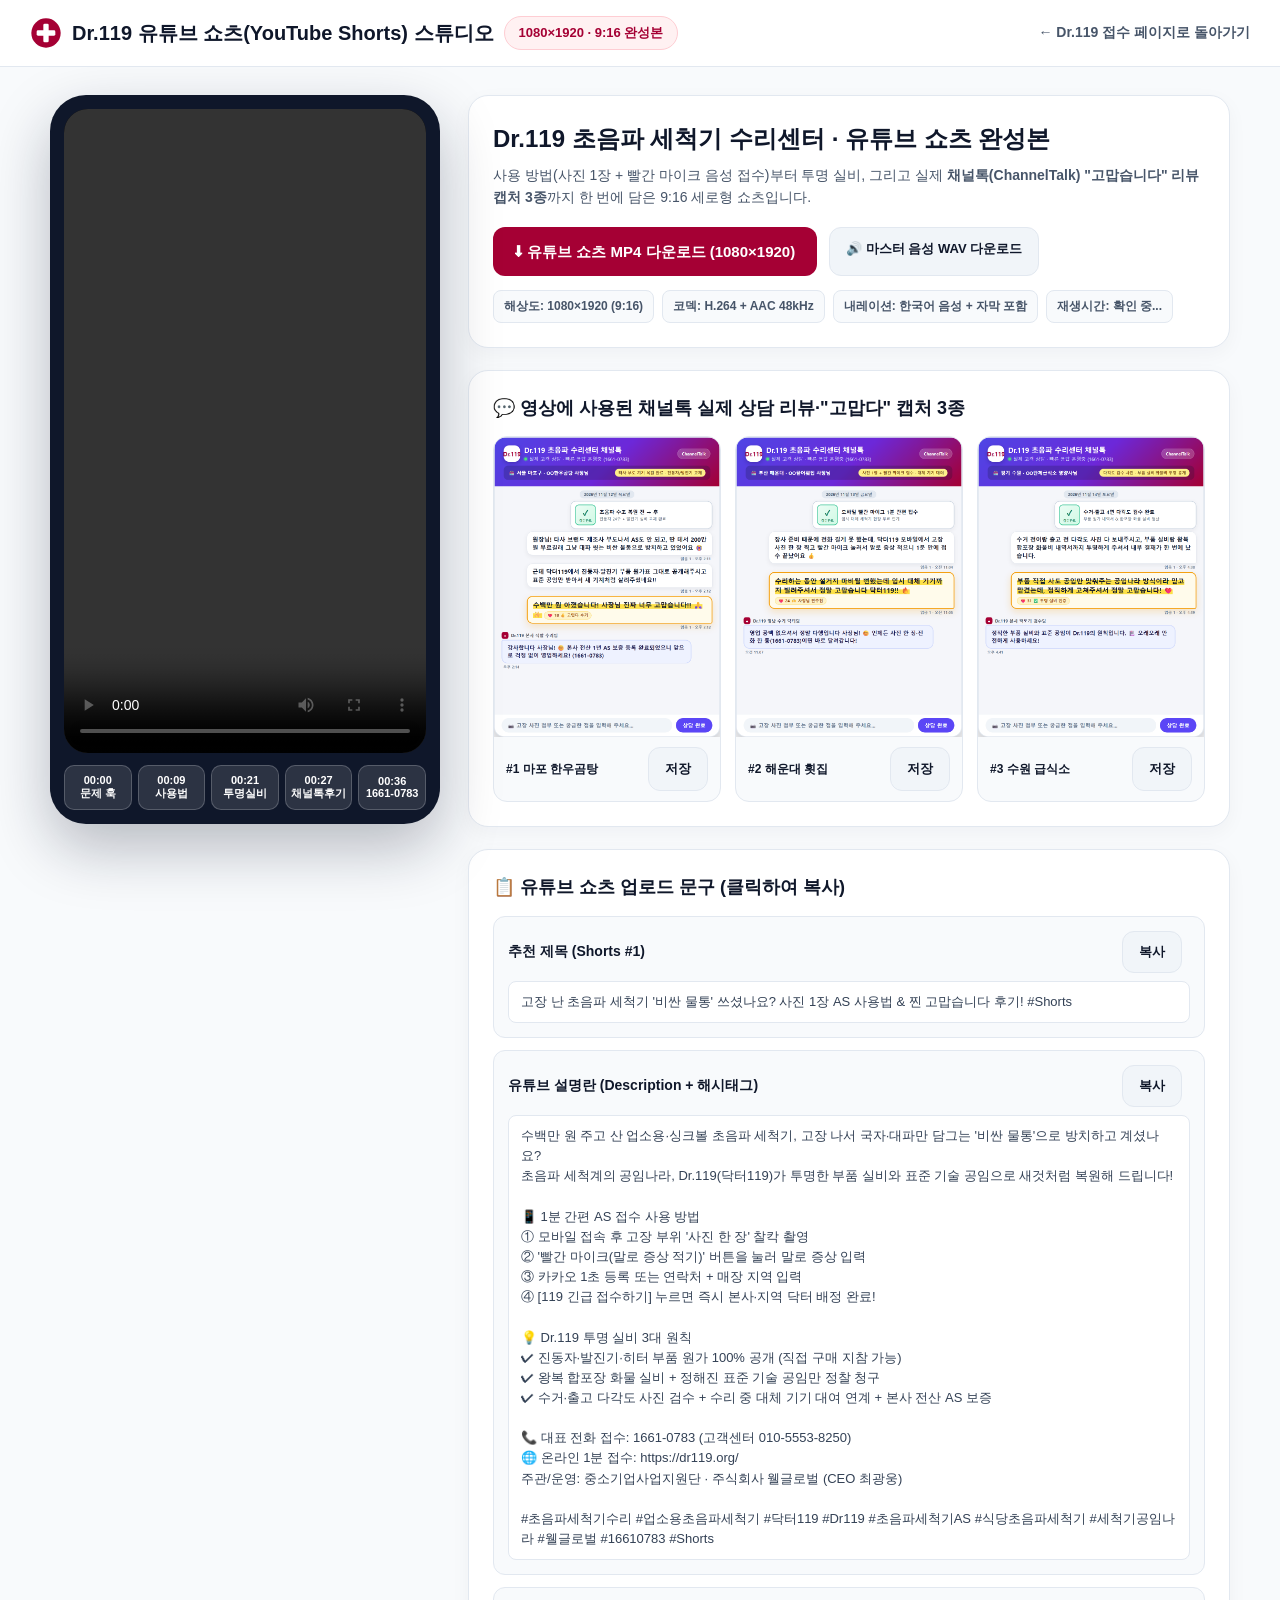
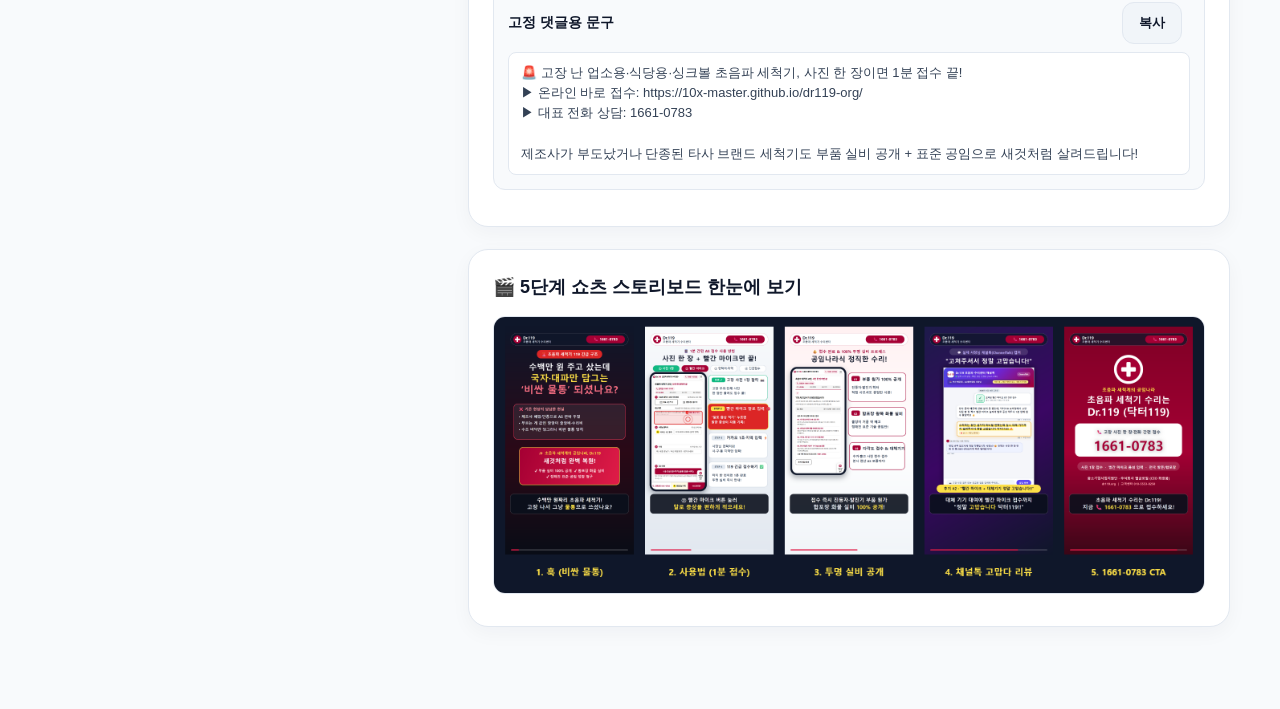
<file: shorts/index.html>
<!DOCTYPE html>
<html lang="ko">
<head>
  <meta charset="UTF-8">
  <meta name="viewport" content="width=device-width, initial-scale=1">
  <title>Dr.119 초음파 세척기 수리센터 | 유튜브 쇼츠(YouTube Shorts) 미리보기 · 업로드 키트</title>
  <link rel="icon" type="image/svg+xml" href="../icons/dr119-logo.svg">
  <style>
    :root {
      --red: #a50034;
      --red-dark: #7f0026;
      --ink: #0f172a;
      --muted: #475569;
      --bg: #f8fafc;
      --card: #ffffff;
      --border: #e2e8f0;
    }
    * { box-sizing: border-box; }
    body {
      margin: 0;
      font-family: 'Malgun Gothic', 'Apple SD Gothic Neo', sans-serif;
      background: var(--bg);
      color: var(--ink);
      line-height: 1.55;
    }
    header {
      background: #ffffff;
      border-bottom: 1px solid var(--border);
      padding: 16px 24px;
      position: sticky; top: 0; z-index: 20;
    }
    .head-inner {
      max-width: 1220px; margin: 0 auto;
      display: flex; align-items: center; justify-content: space-between; gap: 16px; flex-wrap: wrap;
    }
    .brand { display: flex; align-items: center; gap: 10px; font-weight: 900; font-size: 20px; color: var(--ink); text-decoration: none; }
    .brand img { width: 32px; height: 32px; }
    .pill { background: #fff1f2; color: var(--red); border: 1px solid #fecdd3; padding: 6px 14px; border-radius: 999px; font-size: 13px; font-weight: 800; }
    .back-link { color: var(--muted); text-decoration: none; font-weight: 700; font-size: 14px; }
    .back-link:hover { color: var(--red); }

    main {
      max-width: 1220px; margin: 28px auto 60px; padding: 0 20px;
      display: grid; grid-template-columns: 390px 1fr; gap: 28px; align-items: start;
    }
    @media (max-width: 940px) { main { grid-template-columns: 1fr; } }

    .phone-card {
      background: #0f172a;
      border-radius: 36px;
      padding: 14px;
      box-shadow: 0 24px 60px rgba(15, 23, 42, 0.28);
      position: sticky; top: 88px;
    }
    .phone-card video {
      width: 100%; aspect-ratio: 9 / 16;
      display: block; border-radius: 24px; background: #000;
    }
    .jump-bar {
      display: grid; grid-template-columns: repeat(5, 1fr); gap: 6px;
      margin-top: 12px;
    }
    .jump-btn {
      background: rgba(255,255,255,0.12); color: #fff; border: 1px solid rgba(255,255,255,0.2);
      border-radius: 10px; padding: 8px 4px; font-size: 11px; font-weight: 700; cursor: pointer;
    }
    .jump-btn:hover { background: var(--red); border-color: var(--red); }

    .panel {
      background: var(--card); border: 1px solid var(--border); border-radius: 20px;
      padding: 24px; margin-bottom: 22px; box-shadow: 0 6px 20px rgba(15,23,42,0.04);
    }
    h1 { margin: 0 0 8px; font-size: 24px; font-weight: 900; }
    h2 { margin: 0 0 14px; font-size: 18px; font-weight: 800; color: var(--ink); }
    .sub { margin: 0 0 18px; color: var(--muted); font-size: 14px; }

    .dl-row { display: flex; flex-wrap: wrap; gap: 12px; }
    .btn-primary {
      background: var(--red); color: #fff; border: none; border-radius: 12px;
      padding: 13px 22px; font-size: 15px; font-weight: 800; cursor: pointer; text-decoration: none;
      display: inline-flex; align-items: center; gap: 8px;
    }
    .btn-primary:hover { background: var(--red-dark); }
    .btn-ghost {
      background: #f1f5f9; color: var(--ink); border: 1px solid var(--border); border-radius: 12px;
      padding: 11px 16px; font-size: 13px; font-weight: 700; cursor: pointer; text-decoration: none;
    }
    .btn-ghost:hover { background: #e2e8f0; }

    .specs {
      display: flex; flex-wrap: wrap; gap: 8px; margin-top: 14px;
    }
    .spec-chip {
      background: #f8fafc; border: 1px solid var(--border); border-radius: 8px;
      padding: 6px 10px; font-size: 12px; font-weight: 700; color: var(--muted);
    }

    .ct-grid {
      display: grid; grid-template-columns: repeat(3, 1fr); gap: 14px;
    }
    @media (max-width: 640px) { .ct-grid { grid-template-columns: 1fr; } }
    .ct-item {
      border: 1px solid var(--border); border-radius: 14px; overflow: hidden; background: #f8fafc;
      display: flex; flex-direction: column;
    }
    .ct-item img { width: 100%; height: auto; display: block; }
    .ct-cap { padding: 10px 12px; font-size: 12px; font-weight: 700; display: flex; justify-content: space-between; align-items: center; }

    .copy-box {
      background: #f8fafc; border: 1px solid var(--border); border-radius: 12px;
      padding: 14px; margin-bottom: 12px;
    }
    .copy-head { display: flex; justify-content: space-between; align-items: center; margin-bottom: 8px; font-weight: 800; font-size: 14px; }
    .copy-pre {
      margin: 0; white-space: pre-wrap; font-family: inherit; font-size: 13px; color: #334155;
      background: #fff; border: 1px solid var(--border); border-radius: 8px; padding: 10px 12px;
    }
    .copied-toast { color: #059669; font-size: 12px; font-weight: 800; margin-left: 8px; }
    .storyboard-img { width: 100%; border-radius: 12px; border: 1px solid var(--border); }
  </style>
</head>
<body>
  <header>
    <div class="head-inner">
      <a class="brand" href="../index.html">
        <img src="../icons/dr119-logo.svg" alt="Dr.119">
        <span>Dr.119 유튜브 쇼츠(YouTube Shorts) 스튜디오</span>
        <span class="pill">1080×1920 · 9:16 완성본</span>
      </a>
      <a class="back-link" href="../index.html">← Dr.119 접수 페이지로 돌아가기</a>
    </div>
  </header>

  <main>
    <aside class="phone-card">
      <video id="shorts-video" controls playsinline preload="metadata" src="./dr119-youtube-shorts.mp4"></video>
      <div class="jump-bar" aria-label="쇼츠 구간 점프">
        <button type="button" class="jump-btn" data-t="0">00:00<br>문제 훅</button>
        <button type="button" class="jump-btn" data-t="9.4">00:09<br>사용법</button>
        <button type="button" class="jump-btn" data-t="20.8">00:21<br>투명실비</button>
        <button type="button" class="jump-btn" data-t="27.4">00:27<br>채널톡후기</button>
        <button type="button" class="jump-btn" data-t="35.6">00:36<br>1661-0783</button>
      </div>
    </aside>

    <section>
      <div class="panel">
        <h1>Dr.119 초음파 세척기 수리센터 · 유튜브 쇼츠 완성본</h1>
        <p class="sub">사용 방법(사진 1장 + 빨간 마이크 음성 접수)부터 투명 실비, 그리고 실제 <strong>채널톡(ChannelTalk) "고맙습니다" 리뷰 캡처 3종</strong>까지 한 번에 담은 9:16 세로형 쇼츠입니다.</p>
        <div class="dl-row">
          <a class="btn-primary" href="./dr119-youtube-shorts.mp4" download="dr119-youtube-shorts.mp4">⬇ 유튜브 쇼츠 MP4 다운로드 (1080×1920)</a>
          <a class="btn-ghost" href="./assets/master-audio.wav" download="dr119-narration-master.wav">🔊 마스터 음성 WAV 다운로드</a>
        </div>
        <div class="specs" id="video-specs">
          <span class="spec-chip">해상도: 1080×1920 (9:16)</span>
          <span class="spec-chip">코덱: H.264 + AAC 48kHz</span>
          <span class="spec-chip">내레이션: 한국어 음성 + 자막 포함</span>
          <span class="spec-chip" id="spec-dur">재생시간: 확인 중...</span>
        </div>
      </div>

      <div class="panel">
        <h2>💬 영상에 사용된 채널톡 실제 상담 리뷰·"고맙다" 캡처 3종</h2>
        <div class="ct-grid">
          <div class="ct-item">
            <img src="./assets/channeltalk-review-1.png" alt="채널톡 캡처 1 마포구 한우곰탕 사장님 고맙습니다 후기">
            <div class="ct-cap"><span>#1 마포 한우곰탕</span><a class="btn-ghost" href="./assets/channeltalk-review-1.png" download>저장</a></div>
          </div>
          <div class="ct-item">
            <img src="./assets/channeltalk-review-2.png" alt="채널톡 캡처 2 해운대 활어횟집 사장님 고맙습니다 후기">
            <div class="ct-cap"><span>#2 해운대 횟집</span><a class="btn-ghost" href="./assets/channeltalk-review-2.png" download>저장</a></div>
          </div>
          <div class="ct-item">
            <img src="./assets/channeltalk-review-3.png" alt="채널톡 캡처 3 수원 급식소 영양사님 고맙습니다 후기">
            <div class="ct-cap"><span>#3 수원 급식소</span><a class="btn-ghost" href="./assets/channeltalk-review-3.png" download>저장</a></div>
          </div>
        </div>
      </div>

      <div class="panel">
        <h2>📋 유튜브 쇼츠 업로드 문구 (클릭하여 복사)</h2>

        <div class="copy-box">
          <div class="copy-head">
            <span>추천 제목 (Shorts #1)</span>
            <div><button type="button" class="btn-ghost copy-btn" data-target="cp-title">복사</button><span class="copied-toast"></span></div>
          </div>
          <pre class="copy-pre" id="cp-title">고장 난 초음파 세척기 '비싼 물통' 쓰셨나요? 사진 1장 AS 사용법 &amp; 찐 고맙습니다 후기! #Shorts</pre>
        </div>

        <div class="copy-box">
          <div class="copy-head">
            <span>유튜브 설명란 (Description + 해시태그)</span>
            <div><button type="button" class="btn-ghost copy-btn" data-target="cp-desc">복사</button><span class="copied-toast"></span></div>
          </div>
          <pre class="copy-pre" id="cp-desc">수백만 원 주고 산 업소용·싱크볼 초음파 세척기, 고장 나서 국자·대파만 담그는 '비싼 물통'으로 방치하고 계셨나요?
초음파 세척계의 공임나라, Dr.119(닥터119)가 투명한 부품 실비와 표준 기술 공임으로 새것처럼 복원해 드립니다!

📱 1분 간편 AS 접수 사용 방법
① 모바일 접속 후 고장 부위 '사진 한 장' 찰칵 촬영
② '빨간 마이크(말로 증상 적기)' 버튼을 눌러 말로 증상 입력
③ 카카오 1초 등록 또는 연락처 + 매장 지역 입력
④ [119 긴급 접수하기] 누르면 즉시 본사·지역 닥터 배정 완료!

💡 Dr.119 투명 실비 3대 원칙
✔ 진동자·발진기·히터 부품 원가 100% 공개 (직접 구매 지참 가능)
✔ 왕복 합포장 화물 실비 + 정해진 표준 기술 공임만 정찰 청구
✔ 수거·출고 다각도 사진 검수 + 수리 중 대체 기기 대여 연계 + 본사 전산 AS 보증

📞 대표 전화 접수: 1661-0783 (고객센터 010-5553-8250)
🌐 온라인 1분 접수: https://dr119.org/
주관/운영: 중소기업사업지원단 · 주식회사 웰글로벌 (CEO 최광웅)

#초음파세척기수리 #업소용초음파세척기 #닥터119 #Dr119 #초음파세척기AS #식당초음파세척기 #세척기공임나라 #웰글로벌 #16610783 #Shorts</pre>
        </div>

        <div class="copy-box">
          <div class="copy-head">
            <span>고정 댓글용 문구</span>
            <div><button type="button" class="btn-ghost copy-btn" data-target="cp-pin">복사</button><span class="copied-toast"></span></div>
          </div>
          <pre class="copy-pre" id="cp-pin">🚨 고장 난 업소용·식당용·싱크볼 초음파 세척기, 사진 한 장이면 1분 접수 끝!
▶ 온라인 바로 접수: https://10x-master.github.io/dr119-org/
▶ 대표 전화 상담: 1661-0783

제조사가 부도났거나 단종된 타사 브랜드 세척기도 부품 실비 공개 + 표준 공임으로 새것처럼 살려드립니다!</pre>
        </div>
      </div>

      <div class="panel">
        <h2>🎬 5단계 쇼츠 스토리보드 한눈에 보기</h2>
        <img class="storyboard-img" src="./assets/scene-preview-grid.png" alt="Dr.119 유튜브 쇼츠 5단계 스토리보드">
      </div>
    </section>
  </main>

  <script>
    const video = document.getElementById('shorts-video');
    video.addEventListener('loadedmetadata', () => {
      document.getElementById('spec-dur').textContent =
        `재생시간: ${video.duration.toFixed(1)}초 (${video.videoWidth}×${video.videoHeight})`;
    });
    document.querySelectorAll('.jump-btn').forEach((btn) => {
      btn.addEventListener('click', () => {
        video.currentTime = Number(btn.dataset.t || 0);
        video.play().catch(() => {});
      });
    });
    document.querySelectorAll('.copy-btn').forEach((btn) => {
      btn.addEventListener('click', async () => {
        const txt = document.getElementById(btn.dataset.target)?.textContent || '';
        try { await navigator.clipboard.writeText(txt); } catch {}
        const toast = btn.parentElement.querySelector('.copied-toast');
        if (toast) {
          toast.textContent = '복사됨!';
          setTimeout(() => { toast.textContent = ''; }, 1800);
        }
      });
    });
  </script>
</body>
</html>
</file>
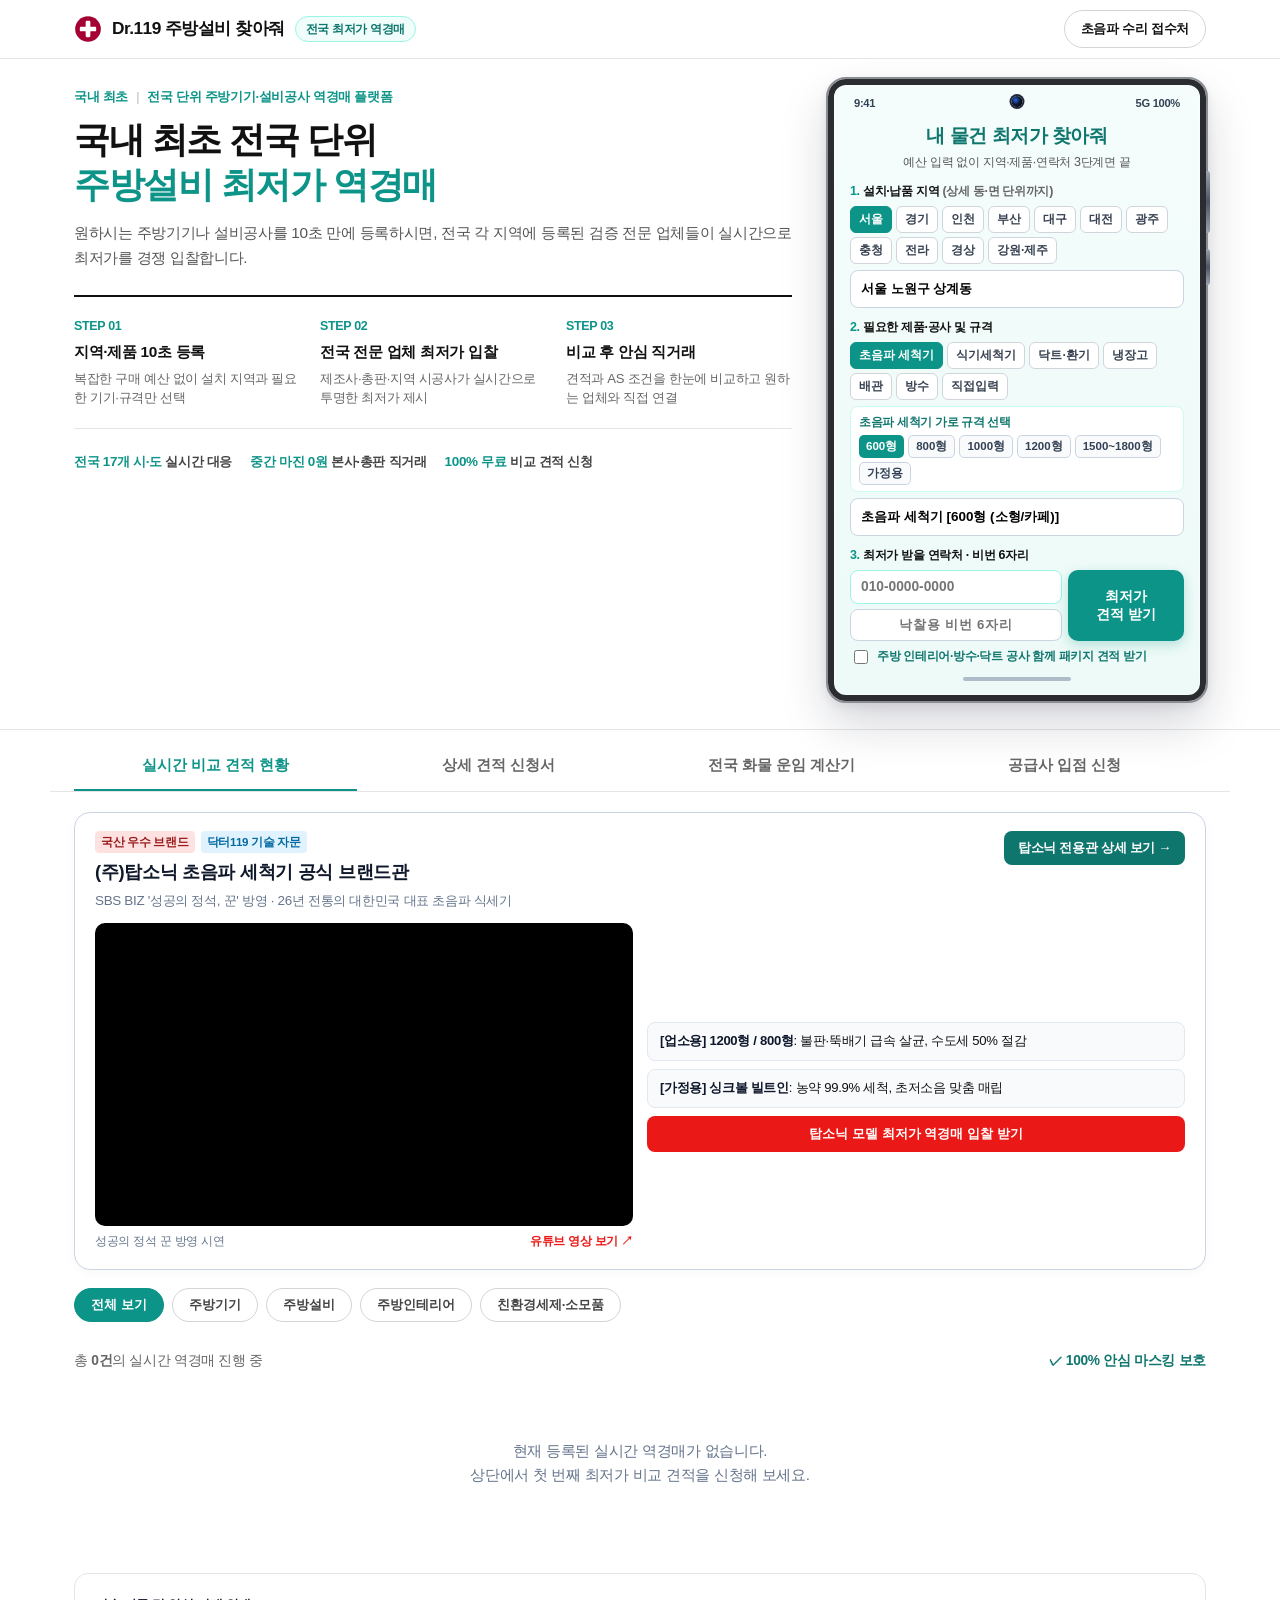
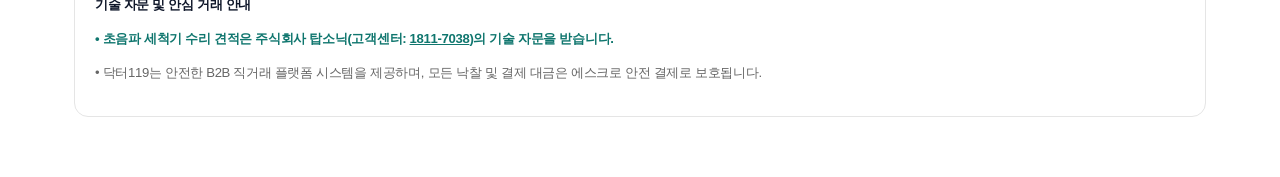
<file: auction.html>
<!DOCTYPE html>
<html lang="ko">
<head>
  <meta charset="UTF-8">
  <meta name="viewport" content="width=device-width, initial-scale=1.0, maximum-scale=5.0">
  <title>Dr.119 주방·설비·인테리어 B2B 역경매 플랫폼 | 최저가 경쟁 조달</title>
  <meta name="description" content="식당 사장님이 필요한 주방기기, 닥트·배관 설비, 주방 인테리어를 올리면 전국 검증된 제조사·유통사·시공사가 최저가로 실시간 경쟁 입찰하는 B2B 역경매 전용관입니다.">
  <link rel="icon" type="image/svg+xml" href="icons/dr119-logo.svg">
  <link rel="stylesheet" href="style.css">
  <style>
    :root {
      --auc-mint: #0d9488;
      --auc-mint-soft: #f0fdfa;
      --auc-mint-mid: #ccfbf1;
      --auc-mint-border: #99f6e4;
      --auc-teal: #0f766e;
      --auc-teal-light: #f0fdfa;
      --auc-teal-dark: #115e59;
      --auc-gray-bg: #ffffff;
      --auc-border: #e5e5e5;
      --auc-text: #111111;
      --auc-muted: #666666;
      --auc-gold: #b45309;
      --auc-red: #a50034;
    }
    body {
      background-color: #ffffff;
      color: var(--auc-text);
      font-family: "Pretendard", -apple-system, BlinkMacSystemFont, "Apple SD Gothic Neo", "Malgun Gothic", sans-serif;
      margin: 0;
      padding: 0;
      line-height: 1.58;
      letter-spacing: -0.02em;
    }
    /* LG전자 스타일 미니멀 헤더 */
    .auc-header {
      position: sticky;
      top: 0;
      z-index: 100;
      background: rgba(255, 255, 255, 0.96);
      backdrop-filter: blur(8px);
      border-bottom: 1px solid #e5e5e5;
    }
    .auc-header-inner {
      max-width: 1180px;
      margin: 0 auto;
      height: 58px;
      padding: 0 24px;
      display: flex;
      align-items: center;
      justify-content: space-between;
      gap: 12px;
    }
    .auc-brand { display: flex; align-items: center; gap: 10px; text-decoration: none; color: inherit; }
    .auc-brand img { width: 28px; height: 28px; }
    .auc-brand-title { font-size: 1.08rem; font-weight: 900; color: #111111; margin: 0; letter-spacing: -0.03em; }
    .auc-brand-badge {
      background: #f0fdfa;
      color: #0f766e;
      border: 1px solid #99f6e4;
      font-size: 0.75rem;
      font-weight: 800;
      padding: 3px 10px;
      border-radius: 999px;
    }
    .auc-nav-back {
      font-size: 0.84rem;
      color: #111111;
      text-decoration: none;
      font-weight: 700;
      padding: 7px 16px;
      border: 1px solid #d4d4d4;
      border-radius: 999px;
      transition: all 0.15s;
    }
    .auc-nav-back:hover { border-color: #0d9488; color: #0d9488; }

    /* 상단 2단 스테이지: 메인(index.html)과 정확히 동일한 위치·비율 (좌 2/3 홍보 + 우 1/3 갤럭시 S 울트라 프레임) */
    .auc-top-stage {
      background: #ffffff;
      padding: 20px 0 28px;
      border-bottom: 1px solid #e5e5e5;
    }
    .auc-stage-grid {
      max-width: 1180px;
      margin: 0 auto;
      padding: 0 24px;
      display: grid;
      grid-template-columns: 1fr;
      gap: 28px;
      align-items: start;
    }
    @media (min-width: 960px) {
      .auc-stage-grid {
        grid-template-columns: 1fr 378px;
        gap: 36px;
      }
      .auc-phone-frame {
        width: 378px;
        max-width: 378px;
        padding: 10px 16px 14px !important;
        border-radius: 18px !important;
        border: 6px solid #2b2c30 !important;
        outline: 2px solid #8a8d93;
        background: linear-gradient(180deg, #f4fdfb 0%, #edfaf7 100%) !important;
        box-shadow:
          0 0 0 1px rgba(255, 255, 255, 0.4) inset,
          0 22px 48px rgba(15, 23, 42, 0.18),
          0 4px 12px rgba(15, 23, 42, 0.1) !important;
        position: relative;
      }
      .auc-phone-frame::before {
        content: "";
        position: absolute;
        right: -10px;
        top: 86px;
        width: 4px;
        height: 62px;
        background: linear-gradient(180deg, #9ca3af 0%, #4b5563 50%, #9ca3af 100%);
        border-radius: 0 3px 3px 0;
      }
      .auc-phone-frame::after {
        content: "";
        position: absolute;
        right: -10px;
        top: 164px;
        width: 4px;
        height: 36px;
        background: linear-gradient(180deg, #9ca3af 0%, #4b5563 50%, #9ca3af 100%);
        border-radius: 0 3px 3px 0;
      }
      .auc-galaxy-bar {
        display: flex !important;
        align-items: center;
        justify-content: space-between;
        padding: 0 4px 8px;
        font-size: 0.70rem;
        font-weight: 700;
        color: #334155;
        position: relative;
      }
      .auc-galaxy-hole {
        width: 11px;
        height: 11px;
        border-radius: 50%;
        background: radial-gradient(circle at 38% 38%, #2563eb 0%, #0f172a 45%, #000000 100%);
        box-shadow: 0 0 0 2px #1e293b;
        position: absolute;
        left: 50%;
        top: 1px;
        transform: translateX(-50%);
      }
      .auc-galaxy-gesture {
        display: block !important;
        width: 108px;
        height: 4px;
        background: #94a3b8;
        border-radius: 999px;
        margin: 10px auto 0;
        opacity: 0.7;
      }
    }
    @media (max-width: 760px) {
      .auc-header-inner { padding: 0 12px; height: 50px; }
      .auc-stage-grid { padding: 0 12px; gap: 18px; }
      .auc-phone-frame {
        order: -1;
        border: none !important;
        border-radius: 0 !important;
        box-shadow: none !important;
        background: #ffffff !important;
        padding: 8px 0 !important;
      }
    }

    /* 좌측 국내 최초 역경매 홍보 영역 (LG 미니멀 여백 & 라인) */
    .auc-left-eyebrow {
      display: inline-flex;
      align-items: center;
      gap: 8px;
      font-size: 0.82rem;
      font-weight: 800;
      color: #0d9488;
      margin-bottom: 10px;
    }
    .auc-left-title {
      font-size: clamp(1.65rem, 2.8vw, 2.3rem);
      font-weight: 900;
      color: #111111;
      line-height: 1.26;
      letter-spacing: -0.04em;
      margin: 0 0 12px;
      word-break: keep-all;
    }
    .auc-left-title em { font-style: normal; color: #0d9488; }
    .auc-left-desc {
      font-size: 0.96rem;
      color: #555555;
      margin: 0 0 24px;
      line-height: 1.65;
      word-break: keep-all;
    }
    .auc-process-list {
      display: grid;
      grid-template-columns: repeat(3, 1fr);
      gap: 20px;
      padding: 20px 0;
      border-top: 2px solid #111111;
      border-bottom: 1px solid #e5e5e5;
      margin-bottom: 22px;
    }
    @media (max-width: 640px) {
      .auc-process-list { grid-template-columns: 1fr; gap: 14px; }
    }
    .auc-proc-num { font-size: 0.78rem; font-weight: 900; color: #0d9488; display: block; margin-bottom: 4px; }
    .auc-proc-title { font-size: 0.96rem; font-weight: 800; color: #111111; margin: 0 0 4px; }
    .auc-proc-desc { font-size: 0.82rem; color: #666666; margin: 0; line-height: 1.5; }
    .auc-trust-row {
      display: flex;
      flex-wrap: wrap;
      gap: 18px;
      font-size: 0.84rem;
      color: #444444;
      font-weight: 600;
    }
    .auc-trust-row span strong { color: #0d9488; font-weight: 800; }

    /* 모바일 하단 플로팅 바 */
    .auc-floating-bar {
      position: fixed;
      bottom: 0;
      left: 0;
      right: 0;
      background: rgba(255, 255, 255, 0.96);
      backdrop-filter: blur(8px);
      border-top: 1px solid var(--auc-border);
      padding: 10px 16px;
      z-index: 99;
      display: flex;
      justify-content: center;
    }
    @media (min-width: 960px) { .auc-floating-bar { display: none; } }
    .auc-floating-btn {
      width: 100%;
      max-width: 560px;
      height: 46px;
      background: #0d9488;
      color: #ffffff;
      border: none;
      border-radius: 999px;
      font-size: 0.94rem;
      font-weight: 800;
      display: flex;
      align-items: center;
      justify-content: center;
      gap: 8px;
      cursor: pointer;
    }

    /* 밝은 민트 톤 10초 폼 칩 */
    .region-chip {
      background: #ffffff;
      border: 1px solid #d1d5db;
      border-radius: 6px;
      padding: 4px 8px;
      font-size: 0.76rem;
      font-weight: 700;
      color: #374151;
      cursor: pointer;
      transition: all 0.15s;
    }
    .region-chip:hover { border-color: #0d9488; color: #0d9488; }
    .region-chip.active { background: #0d9488; color: #ffffff; border-color: #0d9488; }

    .speed-tag-btn {
      background: #ffffff;
      border: 1px solid #d1d5db;
      border-radius: 6px;
      padding: 4px 8px;
      font-size: 0.76rem;
      font-weight: 700;
      color: #374151;
      cursor: pointer;
      transition: all 0.15s;
    }
    .speed-tag-btn:hover { border-color: #0d9488; color: #0d9488; }
    .speed-tag-btn.active { background: #0d9488; color: #ffffff; border-color: #0d9488; }

    /* 4단 메인 네비게이션 탭 (LG 미니멀 탭) */
    .auc-tab-bar {
      display: flex;
      background: #ffffff;
      border-bottom: 1px solid #e5e5e5;
      overflow-x: auto;
      -webkit-overflow-scrolling: touch;
      max-width: 1180px;
      margin: 12px auto 20px;
      padding: 0 24px;
    }
    .auc-tab-btn {
      flex: 1;
      min-width: 140px;
      text-align: center;
      padding: 14px 8px;
      border: none;
      background: none;
      font-size: 0.92rem;
      font-weight: 700;
      color: #666666;
      cursor: pointer;
      border-bottom: 2.5px solid transparent;
      transition: all 0.15s;
      white-space: nowrap;
    }
    .auc-tab-btn.active { color: #0d9488; border-bottom-color: #0d9488; font-weight: 800; }

    .auc-container { max-width: 1180px; margin: 0 auto; padding: 0 24px 60px; }

    /* 카테고리 필터 칩 */
    .cat-filters { display: flex; gap: 8px; overflow-x: auto; padding-bottom: 12px; margin-bottom: 16px; }
    .cat-chip { padding: 7px 16px; border-radius: 999px; border: 1px solid #d4d4d4; background: #ffffff; font-size: 0.84rem; font-weight: 700; cursor: pointer; white-space: nowrap; color: #444444; }
    .cat-chip.active { background: #0d9488; color: #ffffff; border-color: #0d9488; }

    /* 실시간 역경매 비딩 카드 (LG 미니멀 클린 라인) */
    .auc-grid { display: grid; grid-template-columns: repeat(auto-fill, minmax(300px, 1fr)); gap: 18px; }
    .auc-card { background: #ffffff; border: 1px solid #e5e5e5; border-radius: 12px; padding: 18px; display: flex; flex-direction: column; justify-content: space-between; position: relative; transition: border-color 0.15s; }
    .auc-card:hover { border-color: #0d9488; }
    .auc-card-top { display: flex; justify-content: space-between; align-items: flex-start; margin-bottom: 8px; }
    .auc-card-cat { font-size: 0.74rem; font-weight: 700; padding: 3px 8px; border-radius: 999px; background: #f0fdfa; color: #0f766e; }
    .auc-card-cat.eq { background: #f0fdfa; color: #0f766e; }
    .auc-card-cat.fa { background: #fefce8; color: #854d0e; }
    .auc-card-cat.in { background: #f3f4f6; color: #374151; }
    .auc-timer { font-size: 0.78rem; font-weight: 700; color: #0d9488; display: flex; align-items: center; gap: 3px; }
    .auc-cust-info { font-size: 0.80rem; color: #666666; margin-bottom: 4px; font-weight: 600; }
    .auc-title { font-size: 1.02rem; font-weight: 800; margin: 0 0 6px; line-height: 1.35; color: #111111; }
    .auc-specs { font-size: 0.82rem; color: var(--auc-muted); margin: 0 0 12px; line-height: 1.45; }

    .auc-price-box { background: #f8fdfc; border-radius: 8px; padding: 10px 12px; margin-bottom: 12px; display: flex; justify-content: space-between; align-items: center; border: 1px solid #ccfbf1; }
    .auc-price-label { font-size: 0.76rem; color: #555555; }
    .auc-price-val { font-size: 1.12rem; font-weight: 900; color: #0f766e; }
    .auc-save-badge { font-size: 0.72rem; color: #0f766e; font-weight: 800; background: #ccfbf1; padding: 2px 6px; border-radius: 4px; display: inline-block; margin-top: 2px; }
    .auc-bids-count { font-size: 0.82rem; font-weight: 800; color: #111111; }

    .auc-dealer-preview { font-size: 0.76rem; color: #555555; margin-bottom: 10px; border-top: 1px solid #f0f0f0; padding-top: 8px; }

    .auc-btn-group { display: flex; gap: 6px; }
    .auc-btn { flex: 1; padding: 9px 12px; border-radius: 999px; font-size: 0.84rem; font-weight: 700; border: none; cursor: pointer; text-align: center; }
    .auc-btn.primary { background: #0d9488; color: #ffffff; }
    .auc-btn.outline { background: #ffffff; border: 1px solid #d4d4d4; color: #111111; }
    .auc-btn.outline:hover { border-color: #0d9488; color: #0d9488; }

    .auc-load-more-btn { width: 100%; height: 48px; background: #ffffff; border: 1.5px solid #0d9488; color: #0d9488; border-radius: 999px; font-size: 0.94rem; font-weight: 800; cursor: pointer; margin-top: 20px; transition: all 0.15s; }
    .auc-load-more-btn:hover { background: #f0fdfa; }

    /* 폼 공통 스타일 */
    .auc-form-box { background: #ffffff; border-top: 2px solid #111111; padding: 24px 0; }
    .auc-form-group { margin-bottom: 14px; }
    .auc-form-group label { display: block; font-size: 0.88rem; font-weight: 700; margin-bottom: 6px; color: #111111; }
    .auc-form-group input, .auc-form-group select, .auc-form-group textarea { width: 100%; box-sizing: border-box; height: 42px; padding: 0 12px; border: 1px solid #d4d4d4; border-radius: 8px; font-size: 0.9rem; font-family: inherit; background: #ffffff; }
    .auc-form-group textarea { height: 80px; padding: 10px 12px; }
    .auc-form-hint { font-size: 0.78rem; color: var(--auc-muted); margin-top: 4px; }
    .auc-submit-btn { width: 100%; height: 48px; background: #0d9488; color: #ffffff; border: none; border-radius: 999px; font-size: 0.96rem; font-weight: 800; cursor: pointer; }

    /* 전국 화물 계산기 */
    .freight-box { background: #ffffff; border-top: 2px solid #111111; padding: 18px 0; margin-top: 14px; }
    .freight-result-row { display: flex; justify-content: space-between; align-items: center; padding: 12px 0; border-bottom: 1px solid #e5e5e5; }
    .freight-tag { font-size: 0.8rem; font-weight: 700; padding: 3px 8px; border-radius: 999px; }
    .freight-tag.cons { background: #f0fdfa; color: #0f766e; }
    .freight-tag.char { background: #f3f4f6; color: #4b5563; }

    /* 모달 */
    .auc-modal { border: none; border-radius: 14px; padding: 0; max-width: 560px; width: 92%; box-shadow: 0 10px 25px rgba(0,0,0,0.2); }
    .auc-modal::backdrop { background: rgba(0,0,0,0.45); }
    .auc-modal-head { padding: 14px 18px; border-bottom: 1px solid var(--auc-border); display: flex; justify-content: space-between; align-items: center; font-weight: 800; font-size: 1.05rem; }
    .auc-modal-body { padding: 18px; max-height: 75vh; overflow-y: auto; }
  </style>
</head>
<body>

  <!-- LG 미니멀 헤더 -->
  <header class="auc-header">
    <div class="auc-header-inner">
      <a href="index.html" class="auc-brand">
        <img src="icons/dr119-logo.svg" alt="Dr.119 로고">
        <h2 class="auc-brand-title">Dr.119 주방설비 찾아줘</h2>
        <span class="auc-brand-badge">전국 최저가 역경매</span>
      </a>
      <a href="index.html" class="auc-nav-back">초음파 수리 접수처</a>
    </div>
  </header>

  <!-- 상단 2단 스테이지: 좌측 2/3 국내 최초 역경매 홍보 + 우측 1/3 갤럭시 S 울트라 스마트폰 입력창 (메인 index.html과 정확히 동일한 위치·규격) -->
  <section class="auc-top-stage" aria-label="주방설비 전국 최저가 비교 견적">
    <div class="auc-stage-grid">

      <!-- 좌측 2/3: 국내 최초 전국 단위 주방설비 역경매 플랫폼 홍보 -->
      <div style="padding-top:4px;">
        <div class="auc-left-eyebrow">
          <span>국내 최초</span>
          <span style="color:#d4d4d4;">|</span>
          <span>전국 단위 주방기기·설비공사 역경매 플랫폼</span>
        </div>
        <h1 class="auc-left-title">국내 최초 전국 단위<br><em>주방설비 최저가 역경매</em></h1>
        <p class="auc-left-desc">
          원하시는 주방기기나 설비공사를 10초 만에 등록하시면, 전국 각 지역에 등록된 검증 전문 업체들이 실시간으로 최저가를 경쟁 입찰합니다.
        </p>

        <div class="auc-process-list">
          <div>
            <span class="auc-proc-num">STEP 01</span>
            <h3 class="auc-proc-title">지역·제품 10초 등록</h3>
            <p class="auc-proc-desc">복잡한 구매 예산 없이 설치 지역과 필요한 기기·규격만 선택</p>
          </div>
          <div>
            <span class="auc-proc-num">STEP 02</span>
            <h3 class="auc-proc-title">전국 전문 업체 최저가 입찰</h3>
            <p class="auc-proc-desc">제조사·총판·지역 시공사가 실시간으로 투명한 최저가 제시</p>
          </div>
          <div>
            <span class="auc-proc-num">STEP 03</span>
            <h3 class="auc-proc-title">비교 후 안심 직거래</h3>
            <p class="auc-proc-desc">견적과 AS 조건을 한눈에 비교하고 원하는 업체와 직접 연결</p>
          </div>
        </div>

        <div class="auc-trust-row">
          <span><strong>전국 17개 시·도</strong> 실시간 대응</span>
          <span><strong>중간 마진 0원</strong> 본사·총판 직거래</span>
          <span><strong>100% 무료</strong> 비교 견적 신청</span>
        </div>
      </div>

      <!-- 우측 1/3: 최신 갤럭시 S 울트라 실사 스마트폰 입력창 (밝은 민트 톤) -->
      <div class="auc-phone-frame">
        <div class="auc-galaxy-bar" style="display:none;" aria-hidden="true">
          <span>9:41</span>
          <span class="auc-galaxy-hole"></span>
          <span>5G 100%</span>
        </div>

        <div style="text-align:center;margin-bottom:10px;">
          <h2 style="margin:0 0 2px;font-size:1.18rem;font-weight:900;color:#0f766e;letter-spacing:-0.025em;">내 물건 최저가 찾아줘</h2>
          <p style="margin:0;font-size:0.78rem;color:#555555;">예산 입력 없이 지역·제품·연락처 3단계면 끝</p>
        </div>

        <form id="auc-speed-request-form" style="display:flex;flex-direction:column;gap:10px;">
          <!-- 1단계: 설치·납품 지역 (상세 동·면 단위까지) -->
          <div>
            <label for="speed-region" style="display:block;font-size:0.78rem;font-weight:800;color:#111111;margin-bottom:4px;">
              <span style="color:#0d9488;">1.</span> 설치·납품 지역 <span style="font-weight:600;color:#666666;">(상세 동·면 단위까지)</span>
            </label>
            <div style="display:flex;flex-wrap:wrap;gap:4px;margin-bottom:6px;">
              <button type="button" class="region-chip active" onclick="setSpeedRegion('서울')">서울</button>
              <button type="button" class="region-chip" onclick="setSpeedRegion('경기')">경기</button>
              <button type="button" class="region-chip" onclick="setSpeedRegion('인천')">인천</button>
              <button type="button" class="region-chip" onclick="setSpeedRegion('부산')">부산</button>
              <button type="button" class="region-chip" onclick="setSpeedRegion('대구')">대구</button>
              <button type="button" class="region-chip" onclick="setSpeedRegion('대전')">대전</button>
              <button type="button" class="region-chip" onclick="setSpeedRegion('광주')">광주</button>
              <button type="button" class="region-chip" onclick="setSpeedRegion('충청')">충청</button>
              <button type="button" class="region-chip" onclick="setSpeedRegion('전라')">전라</button>
              <button type="button" class="region-chip" onclick="setSpeedRegion('경상')">경상</button>
              <button type="button" class="region-chip" onclick="setSpeedRegion('강원/제주')">강원·제주</button>
            </div>
            <input type="text" id="speed-region" placeholder="상세 동·면까지 입력 (예: 서울 노원구 상계동 / 화성시 봉담읍)" value="서울 노원구 상계동" required style="width:100%;height:38px;padding:0 10px;border:1px solid #cbd5e1;border-radius:8px;font-size:0.84rem;font-weight:600;box-sizing:border-box;background:#ffffff;">
          </div>

          <!-- 2단계: 필요한 제품 및 규격 -->
          <div>
            <label for="speed-item" style="display:block;font-size:0.78rem;font-weight:800;color:#111111;margin-bottom:4px;">
              <span style="color:#0d9488;">2.</span> 필요한 제품·공사 및 규격
            </label>
            <div style="display:flex;flex-wrap:wrap;gap:4px;margin-bottom:6px;">
              <button type="button" class="speed-tag-btn active" onclick="setSpeedItem('초음파 세척기')">초음파 세척기</button>
              <button type="button" class="speed-tag-btn" onclick="setSpeedItem('업소용 식기세척기')">식기세척기</button>
              <button type="button" class="speed-tag-btn" onclick="setSpeedItem('닥트·후드 환기공사')">닥트·환기</button>
              <button type="button" class="speed-tag-btn" onclick="setSpeedItem('45박스 업소용 냉장고')">냉장고</button>
              <button type="button" class="speed-tag-btn" onclick="setSpeedItem('그리스트랩·배관')">배관</button>
              <button type="button" class="speed-tag-btn" onclick="setSpeedItem('주방 바닥 방수')">방수</button>
              <button type="button" class="speed-tag-btn" onclick="setSpeedItem('')">직접입력</button>
            </div>

            <!-- 초음파 세척기 규격/사이즈 원클릭 칩 -->
            <div id="ultrasonic-size-chips" style="background:#ffffff;border:1px solid #ccfbf1;border-radius:8px;padding:6px 8px;margin-bottom:6px;">
              <div style="font-size:0.72rem;font-weight:700;color:#0f766e;margin-bottom:4px;">초음파 세척기 가로 규격 선택</div>
              <div style="display:flex;flex-wrap:wrap;gap:4px;">
                <button type="button" class="size-chip active" onclick="setSpeedSize('600형 (소형/카페)')" style="background:#0d9488;color:#fff;border:none;padding:3px 7px;border-radius:5px;font-size:0.72rem;font-weight:700;cursor:pointer;">600형</button>
                <button type="button" class="size-chip" onclick="setSpeedSize('800형 (표준 1구)')" style="background:#f8fafc;color:#334155;border:1px solid #cbd5e1;padding:3px 7px;border-radius:5px;font-size:0.72rem;font-weight:700;cursor:pointer;">800형</button>
                <button type="button" class="size-chip" onclick="setSpeedSize('1000형 (중형 식당)')" style="background:#f8fafc;color:#334155;border:1px solid #cbd5e1;padding:3px 7px;border-radius:5px;font-size:0.72rem;font-weight:700;cursor:pointer;">1000형</button>
                <button type="button" class="size-chip" onclick="setSpeedSize('1200형 (대형/고기집)')" style="background:#f8fafc;color:#334155;border:1px solid #cbd5e1;padding:3px 7px;border-radius:5px;font-size:0.72rem;font-weight:700;cursor:pointer;">1200형</button>
                <button type="button" class="size-chip" onclick="setSpeedSize('1500~1800형 (특대형)')" style="background:#f8fafc;color:#334155;border:1px solid #cbd5e1;padding:3px 7px;border-radius:5px;font-size:0.72rem;font-weight:700;cursor:pointer;">1500~1800형</button>
                <button type="button" class="size-chip" onclick="setSpeedSize('가정용 싱크볼')" style="background:#f8fafc;color:#334155;border:1px solid #cbd5e1;padding:3px 7px;border-radius:5px;font-size:0.72rem;font-weight:700;cursor:pointer;">가정용</button>
              </div>
            </div>

            <input type="text" id="speed-item" placeholder="제품명·규격 입력 (예: 초음파 세척기 1000형)" value="초음파 세척기 [600형 (소형/카페)]" required style="width:100%;height:38px;padding:0 10px;border:1px solid #cbd5e1;border-radius:8px;font-size:0.84rem;font-weight:600;box-sizing:border-box;background:#ffffff;">
          </div>

          <!-- 3단계: 연락처 + 조회 비번 6자리 + 오른쪽 크고 높은 제출 버튼 -->
          <div>
            <label for="speed-phone" style="display:block;font-size:0.78rem;font-weight:800;color:#111111;margin-bottom:4px;">
              <span style="color:#0d9488;">3.</span> 최저가 받을 연락처 · 비번 6자리
            </label>
            <div style="display:flex;gap:6px;align-items:stretch;">
              <div style="flex:1;min-width:0;display:flex;flex-direction:column;gap:5px;">
                <input type="tel" id="speed-phone" placeholder="010-0000-0000" maxlength="13" required style="width:100%;height:34px;padding:0 10px;border:1.5px solid #99f6e4;border-radius:8px;font-size:0.86rem;font-weight:700;box-sizing:border-box;background:#ffffff;">
                <input type="password" id="speed-pin" inputmode="numeric" maxlength="6" placeholder="낙찰용 비번 6자리" required style="width:100%;height:32px;padding:0 10px;border:1px solid #cbd5e1;border-radius:8px;font-size:0.82rem;font-weight:700;box-sizing:border-box;background:#ffffff;text-align:center;letter-spacing:0.06em;">
              </div>
              <button type="submit" id="btn-speed-submit" style="flex:0 0 116px;height:71px;background:#0d9488;color:#ffffff;border:none;border-radius:10px;font-size:0.9rem;font-weight:900;cursor:pointer;line-height:1.25;box-shadow:0 4px 12px rgba(13,148,136,0.25);">
                최저가<br>견적 받기
              </button>
            </div>
            <label style="display:flex;align-items:center;gap:6px;margin-top:6px;font-size:0.75rem;font-weight:700;color:#0f766e;cursor:pointer;">
              <input type="checkbox" id="speed-pkg-interior" style="width:14px;height:14px;accent-color:#0d9488;">
              주방 인테리어·방수·닥트 공사 함께 패키지 견적 받기
            </label>
          </div>
        </form>

        <div class="auc-galaxy-gesture" style="display:none;" aria-hidden="true"></div>
      </div>

    </div>
  </section>

  <!-- 4단 네비게이션 탭 (친숙한 명칭) -->
  <nav class="auc-tab-bar" aria-label="메뉴">
    <button type="button" class="auc-tab-btn active" data-tab="tab-live">실시간 비교 견적 현황</button>
    <button type="button" class="auc-tab-btn" data-tab="tab-request">상세 견적 신청서</button>
    <button type="button" class="auc-tab-btn" data-tab="tab-freight">전국 화물 운임 계산기</button>
    <button type="button" class="auc-tab-btn" data-tab="tab-dealer">공급사 입점 신청</button>
  </nav>

  <main class="auc-container">

    <!-- TAB 1: 실시간 역경매장 -->
    <section id="tab-live" class="auc-tab-content">

      <!-- 국산 우수 브랜드관: 탑소닉 배너 및 꾼 유튜브 영상 -->
      <div style="background:#ffffff;border:1px solid #cbd5e1;border-radius:16px;padding:18px 20px;margin-bottom:18px;box-shadow:0 3px 12px rgba(0,0,0,0.03);">
        <div style="display:flex;justify-content:space-between;align-items:flex-start;flex-wrap:wrap;gap:10px;margin-bottom:12px;">
          <div>
            <div style="display:flex;gap:6px;align-items:center;margin-bottom:4px;">
              <span style="background:#fee2e2;color:#991b1b;font-size:0.72rem;font-weight:800;padding:2px 6px;border-radius:4px;">국산 우수 브랜드</span>
              <span style="background:#e0f2fe;color:#0369a1;font-size:0.72rem;font-weight:800;padding:2px 6px;border-radius:4px;">닥터119 기술 자문</span>
            </div>
            <h3 style="margin:0 0 4px;font-size:1.15rem;font-weight:900;color:#0f172a;">(주)탑소닉 초음파 세척기 공식 브랜드관</h3>
            <p style="margin:0;font-size:0.84rem;color:#64748b;">SBS BIZ '성공의 정석, 꾼' 방영 · 26년 전통의 대한민국 대표 초음파 식세기</p>
          </div>
          <a href="landing.html?id=topsonic" style="background:#0f766e;color:#fff;text-decoration:none;font-size:0.82rem;font-weight:800;padding:7px 14px;border-radius:8px;">
            탑소닉 전용관 상세 보기 →
          </a>
        </div>

        <div style="display:grid;grid-template-columns:repeat(auto-fit, minmax(260px, 1fr));gap:14px;align-items:center;">
          <div>
            <div style="position:relative;width:100%;padding-bottom:56.25%;height:0;border-radius:10px;overflow:hidden;background:#000;">
              <iframe style="position:absolute;top:0;left:0;width:100%;height:100%;border:0;" src="https://www.youtube.com/embed/qupKrZxETnQ" title="식당 식세기 오래 쓰는 방법? 26년 노하우로 만든 초음파 식세기 | 성공의 정석 꾼" allow="accelerometer; autoplay; clipboard-write; encrypted-media; gyroscope; picture-in-picture; web-share" allowfullscreen></iframe>
            </div>
            <div style="display:flex;justify-content:space-between;align-items:center;margin-top:6px;font-size:0.78rem;color:#64748b;">
              <span>성공의 정석 꾼 방영 시연</span>
              <a href="https://www.youtube.com/watch?v=qupKrZxETnQ" target="_blank" rel="noopener noreferrer" style="color:#ea1917;font-weight:700;text-decoration:none;">유튜브 영상 보기 ↗</a>
            </div>
          </div>
          <div style="display:flex;flex-direction:column;gap:8px;">
            <div style="background:#f8fafc;border:1px solid #e2e8f0;border-radius:8px;padding:8px 12px;font-size:0.82rem;">
              <strong style="color:#0f172a;">[업소용] 1200형 / 800형</strong>: 불판·뚝배기 급속 살균, 수도세 50% 절감
            </div>
            <div style="background:#f8fafc;border:1px solid #e2e8f0;border-radius:8px;padding:8px 12px;font-size:0.82rem;">
              <strong style="color:#0f172a;">[가정용] 싱크볼 빌트인</strong>: 농약 99.9% 세척, 초저소음 맞춤 매립
            </div>
            <button type="button" onclick="openDirectRegister('EQUIPMENT', '탑소닉 초음파 세척기 구매 및 설치', '서울')" style="background:#ea1917;color:#fff;border:none;border-radius:8px;padding:9px;font-size:0.84rem;font-weight:800;cursor:pointer;">
              탑소닉 모델 최저가 역경매 입찰 받기
            </button>
          </div>
        </div>
      </div>
      <div class="cat-filters">
        <button type="button" class="cat-chip active" data-cat="ALL">전체 보기</button>
        <button type="button" class="cat-chip" data-cat="EQUIPMENT">주방기기</button>
        <button type="button" class="cat-chip" data-cat="FACILITY">주방설비</button>
        <button type="button" class="cat-chip" data-cat="INTERIOR">주방인테리어</button>
        <button type="button" class="cat-chip" data-cat="SUPPLIES">친환경세제·소모품</button>
      </div>

      <div style="display:flex;justify-content:space-between;align-items:center;margin-bottom:12px;font-size:0.86rem;color:var(--auc-muted);">
        <span id="auc-count-summary">실시간 역경매 내역을 불러오는 중…</span>
        <span style="font-weight:700;color:var(--auc-teal);">✓ 100% 안심 마스킹 보호</span>
      </div>

      <div id="auc-list" class="auc-grid">
        <!-- JS로 실시간 경매 카드 렌더링 -->
      </div>

      <!-- 12개씩 더보기 버튼 -->
      <button type="button" id="btn-load-more" class="auc-load-more-btn" style="display:none;">
        더 많은 실시간 경매 보기 ▼
      </button>
    </section>

    <!-- TAB 2: 내 물건 찾아줘 상세 신청 -->
    <section id="tab-request" class="auc-tab-content" style="display:none;">
      <div class="auc-form-box">
        <h3 style="margin:0 0 12px;font-size:1.15rem;color:#0f172a;">내 물건 찾아줘 (전국 최저가 비교 견적 신청)</h3>
        <p style="margin:0 0 16px;font-size:0.86rem;color:var(--auc-muted);">원하시거나 구매하시고 싶은 제품을 등록하시면, 등록되어 있는 전국 전문 업체들이 실시간 최저가를 적어드립니다.</p>

        <form id="auc-request-form">
          <div class="auc-form-group">
            <label for="req-category">분야 선택 *</label>
            <select id="req-category" required>
              <option value="EQUIPMENT">주방기기 (초음파 세척기, 업소용 식기세척기, 냉장고 등)</option>
              <option value="FACILITY">주방설비 (닥트·후드 환기, 그리스트랩·배관, 가스·전기)</option>
              <option value="INTERIOR">주방인테리어 (맞춤 주방 시공, 바닥 타일·방수, 철거)</option>
              <option value="SUPPLIES">소모품·세제 (친환경 초음파 전용 세제, 세척제 대량 납품)</option>
            </select>
          </div>

          <div class="auc-form-group">
            <label for="req-title">필요한 제품 또는 공사명 *</label>
            <input type="text" id="req-title" placeholder="예: 업소용 초음파 세척기 1000형 구매 및 설치" required>
          </div>

          <div class="auc-form-group">
            <label for="req-region">설치 / 납품 희망 지역 *</label>
            <input type="text" id="req-region" placeholder="예: 서울 노원구 / 경기 수원시" required>
          </div>

          <div style="display:grid;grid-template-columns:1.5fr 1fr;gap:10px;">
            <div class="auc-form-group">
              <label for="req-phone">사장님 연락처 (안심 마스킹 보호) *</label>
              <input type="tel" id="req-phone" placeholder="010-0000-0000" maxlength="13" required>
            </div>
            <div class="auc-form-group">
              <label for="req-pin">낙찰·조회용 비번 6자리 *</label>
              <input type="password" id="req-pin" inputmode="numeric" maxlength="6" placeholder="숫자 6자리" required style="text-align:center;letter-spacing:0.08em;">
            </div>
          </div>
          <p class="auc-form-hint" style="margin:-8px 0 14px;">연락처는 입찰 중 공급사에게 마스킹(010-****-5678) 처리되며, 6자리 비밀번호로 최종 낙찰 확정 시에만 선정 1곳에 공개됩니다.</p>

          <!-- 인테리어·설비 전용 상세 입력 (분야가 인테리어/설비일 때 자동 강조) -->
          <div id="req-interior-box" style="border-top:1px solid #e5e5e5;border-bottom:1px solid #e5e5e5;padding:14px 0;margin-bottom:14px;">
            <div style="font-size:0.86rem;font-weight:800;color:#0f766e;margin-bottom:10px;">인테리어 · 설비 공사 상세 및 아파트 평면도 첨부 (해당 시 입력)</div>
            <div style="display:grid;grid-template-columns:repeat(auto-fit,minmax(160px,1fr));gap:10px;">
              <div class="auc-form-group" style="margin-bottom:6px;">
                <label for="req-pyeong">현장 면적 (평)</label>
                <input type="number" id="req-pyeong" step="0.5" min="1" placeholder="예: 15">
              </div>
              <div class="auc-form-group" style="margin-bottom:6px;">
                <label for="req-biztype">업종 / 공간 구분</label>
                <input type="text" id="req-biztype" placeholder="예: 한식당 / 카페 / 아파트 주방">
              </div>
              <div class="auc-form-group" style="margin-bottom:6px;">
                <label for="req-start-date">희망 시공·납품일</label>
                <input type="date" id="req-start-date">
              </div>
            </div>
            <div class="auc-form-group" style="margin-bottom:8px;">
              <label for="req-work-scope">공사 범위</label>
              <input type="text" id="req-work-scope" placeholder="예: 주방 바닥 우레탄 방수, 위생 타일, 후드/닥트, 철거 일괄">
            </div>
            <div style="display:grid;grid-template-columns:1.4fr 1fr auto;gap:8px;align-items:end;">
              <div class="auc-form-group" style="margin-bottom:6px;">
                <label for="req-apt-name">아파트 단지명 (가정용 평면도 검색·축적)</label>
                <input type="text" id="req-apt-name" placeholder="예: 래미안 대치팰리스">
              </div>
              <div class="auc-form-group" style="margin-bottom:6px;">
                <label for="req-apt-type">평형/타입</label>
                <input type="text" id="req-apt-type" placeholder="예: 84A㎡">
              </div>
              <button type="button" id="btn-find-floorplan" class="auc-btn outline" style="height:42px;margin-bottom:6px;white-space:nowrap;">평면도 찾기</button>
            </div>
            <div id="floorplan-search-status" style="font-size:0.78rem;color:#0f766e;margin-bottom:6px;"></div>
            <div class="auc-form-group" style="margin-bottom:6px;">
              <label for="req-floorplan-file">평면도 또는 현장 사진 첨부 (자동 라이브러리 축적)</label>
              <input type="file" id="req-floorplan-file" accept="image/*" style="height:auto;padding:8px;">
            </div>
            <label style="display:flex;align-items:center;gap:6px;font-size:0.84rem;font-weight:700;color:#0f766e;cursor:pointer;margin-top:6px;">
              <input type="checkbox" id="req-pkg-interior" style="width:16px;height:16px;accent-color:#0d9488;">
              주방기기 + 주방 인테리어/방수/닥트 원스톱 패키지 동시 발주
            </label>
          </div>

          <div class="auc-form-group">
            <label for="req-specs">상세 사양 또는 특이사항 (선택)</label>
            <input type="text" id="req-specs" placeholder="예: 1000형 / 단상 220V / SUS304 (선택 사항)">
          </div>

          <div class="auc-form-group">
            <label for="req-notes">요청 사항 및 현장 메모 (선택)</label>
            <textarea id="req-notes" placeholder="주방 층수, 설치 희망 일정 등을 자유롭게 적어주세요."></textarea>
          </div>

          <button type="submit" class="auc-submit-btn">전국 최저가 비교 견적 신청하기 (무료)</button>
        </form>
      </div>
    </section>

    <!-- TAB 3: 전국 화물 운임 계산기 -->
    <section id="tab-freight" class="auc-tab-content" style="display:none;">
      <div class="auc-form-box">
        <h3 style="margin:0 0 12px;font-size:1.15rem;color:#0f172a;">전국 24시콜 기준 실시간 1톤 화물 운임 계산기</h3>
        <p style="margin:0 0 16px;font-size:0.86rem;color:var(--auc-muted);">실제 기사님들이 이용하는 3대 화물 정보망 기준 주행거리별 표준 운임입니다. 바가지 없는 투명한 실비를 1초 만에 확인하세요.</p>

        <div style="display:grid;grid-template-columns:1fr 1fr;gap:10px;">
          <div class="auc-form-group">
            <label for="fr-origin">출발지 (공장 / 창고)</label>
            <input type="text" id="fr-origin" value="경기 화성시 반월동 (본사 리본팩토리)">
          </div>
          <div class="auc-form-group">
            <label for="fr-dest">도착지 (식당 현장)</label>
            <input type="text" id="fr-dest" value="경남 진주시">
          </div>
        </div>

        <div class="auc-form-group">
          <label for="fr-km">예상 주행거리: <span id="fr-km-val" style="color:var(--auc-teal);font-weight:900;">330</span> km</label>
          <input type="range" id="fr-km" min="10" max="450" step="10" value="330" style="height:auto;">
        </div>

        <div class="freight-box">
          <div class="freight-result-row">
            <div>
              <span class="freight-tag cons">추천 혼적 (합포장 실비)</span>
              <div style="font-size:0.84rem;color:#475569;margin-top:2px;">타 화물과 합짐 운송 · 기기 안전 완충 포장</div>
            </div>
            <strong id="fr-cons-price" style="font-size:1.35rem;color:#15803d;">140,000원</strong>
          </div>

          <div class="freight-result-row">
            <div>
              <span class="freight-tag char">1톤 단독 독차 (직송)</span>
              <div style="font-size:0.84rem;color:#475569;margin-top:2px;">단독 배차 직송 · 긴급 당일 배송</div>
            </div>
            <strong id="fr-char-price" style="font-size:1.2rem;color:#475569;">220,000원</strong>
          </div>

          <p style="margin:12px 0 0;font-size:0.82rem;color:#0f766e;text-align:center;font-weight:700;" id="fr-save-note">
            ✓ 혼적(합포장) 이용 시 약 36% 운임 절감 효과
          </p>
        </div>
      </div>
    </section>

    <!-- TAB 4: 제조·유통·시공사 간편 입점 -->
    <section id="tab-dealer" class="auc-tab-content" style="display:none;">
      <div class="auc-form-box">
        <h3 style="margin:0 0 12px;font-size:1.15rem;color:#0f172a;">제조사 · 유통사 · 인테리어 시공사 입점 신청 (본사 승인제)</h3>
        <p style="margin:0 0 16px;font-size:0.86rem;color:var(--auc-muted);">본사 관리자 승인(APPROVED) 및 한국AI인테리어공간협회 교육·100점 등급 평가를 통과한 검증 업체만 역경매에 입찰할 수 있습니다.</p>

        <div style="border-top:1px solid #0d9488;border-bottom:1px solid #e5e5e5;padding:12px 0;margin-bottom:16px;font-size:0.84rem;color:#111111;">
          <strong style="color:#0f766e;">★ 플랫폼 수수료 3% 정률제 · 파트너 100점 평가 등급제</strong><br>
          • 입점비·월 회비 0원 / 최종 낙찰 성사 시에만 낙찰가 3% 정산<br>
          • S등급(90점↑) 우수 인증 배지 우선 노출 / C등급(60점↓)·덤핑 2회 적발 시 입찰 권한 자동 정지
        </div>

        <form id="auc-dealer-form">
          <div class="auc-form-group">
            <label for="dlr-type">업체 구분 *</label>
            <select id="dlr-type" required>
              <option value="DISTRIBUTOR">주방기기 유통사 / 도매상</option>
              <option value="MANUFACTURER">주방기기 제조사 / 공장</option>
              <option value="FACILITY">닥트·배관·전기 설비시공 전문업체</option>
              <option value="INTERIOR">주방·매장 인테리어 시공사 (협회 연계)</option>
            </select>
          </div>

          <div class="auc-form-group">
            <label for="dlr-name">상호명 (업체명) *</label>
            <input type="text" id="dlr-name" placeholder="예: (주)성원주방설비" required>
          </div>

          <div style="display:grid;grid-template-columns:1.4fr 1fr;gap:10px;">
            <div class="auc-form-group">
              <label for="dlr-biz">사업자등록번호 *</label>
              <input type="text" id="dlr-biz" placeholder="예: 120-81-12345" required>
            </div>
            <div class="auc-form-group">
              <label for="dlr-pin">입찰 인증 비번 6자리 *</label>
              <input type="password" id="dlr-pin" inputmode="numeric" maxlength="6" placeholder="숫자 6자리" required style="text-align:center;letter-spacing:0.08em;">
            </div>
          </div>

          <div class="auc-form-group">
            <label for="dlr-rep">대표자명</label>
            <input type="text" id="dlr-rep" placeholder="예: 홍길동">
          </div>

          <div class="auc-form-group">
            <label for="dlr-phone">담당자 연락처 *</label>
            <input type="tel" id="dlr-phone" placeholder="010-0000-0000" maxlength="13" required>
          </div>

          <div class="auc-form-group">
            <label for="dlr-region">활동 가능 지역</label>
            <input type="text" id="dlr-region" placeholder="예: 전국 / 수도권 / 영남권" value="전국">
          </div>

          <button type="submit" class="auc-submit-btn">입점 승인 신청 제출 (본사 검토 후 즉시 활성화)</button>
        </form>
      </div>
    </section>

    <!-- 하단 기술 자문 및 플랫폼 안내 -->
    <footer style="margin-top:30px;padding:20px;background:#ffffff;border:1px solid var(--auc-border);border-radius:14px;font-size:0.82rem;color:var(--auc-muted);line-height:1.6;">
      <div style="font-weight:700;color:#0f172a;margin-bottom:4px;">기술 자문 및 안심 거래 안내</div>
      <p style="color:#0f766e;font-weight:700;margin-bottom:4px;">• 초음파 세척기 수리 견적은 주식회사 탑소닉(고객센터: <a href="tel:1811-7038" style="color:inherit;text-decoration:underline;">1811-7038</a>)의 기술 자문을 받습니다.</p>
      <p>• 닥터119는 안전한 B2B 직거래 플랫폼 시스템을 제공하며, 모든 낙찰 및 결제 대금은 에스크로 안전 결제로 보호됩니다.</p>
    </footer>

  </main>

  <!-- 입찰 상세 및 사장님 낙찰 모달 -->
  <dialog id="auc-detail-dialog" class="auc-modal">
    <div class="auc-modal-head">
      <span id="dtl-auc-title">경매 상세 내역</span>
      <button type="button" id="btn-close-dtl" style="background:none;border:none;font-size:1.4rem;cursor:pointer;">×</button>
    </div>
    <div class="auc-modal-body">
      <div id="dtl-info-box" style="margin-bottom:16px;padding:12px;background:#f8fafc;border-radius:8px;font-size:0.86rem;"></div>

      <!-- 고객 낙찰 인증용 6자리 비번 입력 바 -->
      <div style="display:flex;gap:8px;align-items:center;margin-bottom:12px;padding:10px;background:#f0fdfa;border:1px solid #99f6e4;border-radius:8px;">
        <span style="font-size:0.8rem;font-weight:800;color:#0f766e;white-space:nowrap;">고객 낙찰 비번</span>
        <input type="password" id="dtl-customer-pin" inputmode="numeric" maxlength="6" placeholder="등록 시 설정한 6자리" style="flex:1;height:34px;padding:0 10px;border:1px solid #cbd5e1;border-radius:6px;font-size:0.84rem;text-align:center;">
      </div>

      <h4 style="margin:0 0 10px;font-size:0.95rem;color:#0f172a;">참여 공급사 실시간 입찰 비교 (최저가 · S등급 우선)</h4>
      <div id="dtl-bids-list"></div>

      <hr style="border:none;border-top:1px solid #e2e8f0;margin:16px 0;">

      <!-- 승인 공급사 전용 실시간 입찰 폼 -->
      <h4 style="margin:0 0 8px;font-size:0.92rem;color:var(--auc-teal);">승인 공급사 전용 실시간 입찰 (미승인·C등급 차단)</h4>
      <form id="bid-submit-form" style="display:flex;flex-direction:column;gap:8px;font-size:0.84rem;">
        <input type="hidden" id="bid-auc-id">
        <div style="display:flex;gap:6px;">
          <input type="text" id="bid-dlr-biz" placeholder="승인 사업자번호 또는 연락처 *" required style="flex:1.5;height:36px;padding:0 10px;border:1px solid #cbd5e1;border-radius:6px;">
          <input type="password" id="bid-dlr-pin" inputmode="numeric" maxlength="6" placeholder="업체 비번 6자리 *" required style="flex:1;height:36px;padding:0 10px;border:1px solid #cbd5e1;border-radius:6px;text-align:center;">
        </div>
        <div style="display:flex;gap:6px;">
          <input type="number" id="bid-price" placeholder="제안 견적가 (원) *" required style="flex:2;height:36px;padding:0 10px;border:1px solid #cbd5e1;border-radius:6px;">
          <input type="number" id="bid-warranty" placeholder="무상 AS(개월)" value="12" style="flex:1;height:36px;padding:0 10px;border:1px solid #cbd5e1;border-radius:6px;">
          <input type="number" id="bid-days" placeholder="납기(일)" value="3" style="flex:0.8;height:36px;padding:0 10px;border:1px solid #cbd5e1;border-radius:6px;">
        </div>
        <input type="text" id="bid-scope" placeholder="자재 등급 · 시공 범위 명세 (인테리어 필수)" style="height:36px;padding:0 10px;border:1px solid #cbd5e1;border-radius:6px;">
        <input type="text" id="bid-benefits" placeholder="추가 혜택 (예: 무료 배송, 세제 3통 증정, 하자보증서 발급)" style="height:36px;padding:0 10px;border:1px solid #cbd5e1;border-radius:6px;">
        <button type="submit" class="auc-btn primary" style="height:38px;margin-top:4px;">승인 업체 인증 후 최저가 입찰 제출 (수수료 3%)</button>
      </form>
    </div>
  </dialog>

  <script src="dr119-core.js"></script>
  <script>
    (function () {
      var D = window.Dr119 || window.Dr119Core;
      var currentCat = 'ALL';
      var currentKw = '';
      var pageSize = 12;
      var currentLimit = 12;
      var cachedAuctions = [];

      // 탭 전환
      var tabBtns = document.querySelectorAll('.auc-tab-btn');
      var tabContents = document.querySelectorAll('.auc-tab-content');

      tabBtns.forEach(function (btn) {
        btn.addEventListener('click', function () {
          tabBtns.forEach(function (b) { b.classList.remove('active'); });
          tabContents.forEach(function (c) { c.style.display = 'none'; });
          btn.classList.add('active');
          var target = document.getElementById(btn.getAttribute('data-tab'));
          if (target) target.style.display = 'block';
        });
      });

      // 카테고리 필터
      var catChips = document.querySelectorAll('.cat-chip');
      catChips.forEach(function (chip) {
        chip.addEventListener('click', function () {
          catChips.forEach(function (c) { c.classList.remove('active'); });
          chip.classList.add('active');
          currentCat = chip.getAttribute('data-cat');
          currentLimit = pageSize;
          renderAuctions();
        });
      });

      // 검색 인풋 및 추천 키워드 태그
      var searchInput = document.getElementById('auc-search-kw');
      var searchBtn = document.getElementById('btn-auc-search');
      var quickTags = document.querySelectorAll('.quick-tag-btn');

      function doSearch() {
        currentKw = searchInput ? searchInput.value.trim().toLowerCase() : '';
        currentLimit = pageSize;
        renderAuctions();
      }

      if (searchBtn) searchBtn.addEventListener('click', doSearch);
      if (searchInput) {
        searchInput.addEventListener('keydown', function (e) {
          if (e.key === 'Enter') { e.preventDefault(); doSearch(); }
        });
      }

      quickTags.forEach(function (btn) {
        btn.addEventListener('click', function () {
          var kw = btn.getAttribute('data-kw');
          if (searchInput) searchInput.value = kw;
          currentKw = kw.toLowerCase();
          currentLimit = pageSize;
          renderAuctions();
        });
      });

      // 더보기 버튼
      var loadMoreBtn = document.getElementById('btn-load-more');
      if (loadMoreBtn) {
        loadMoreBtn.addEventListener('click', function () {
          currentLimit += pageSize;
          renderAuctions();
        });
      }

      // 시간 경과 포맷
      function timeAgo(iso) {
        if (!iso) return '방금 전';
        var diff = Math.floor((Date.now() - new Date(iso).getTime()) / 1000);
        if (diff < 60) return '방금 전';
        if (diff < 3600) return Math.floor(diff / 60) + '분 전';
        if (diff < 86400) return Math.floor(diff / 3600) + '시간 전';
        return Math.floor(diff / 86400) + '일 전';
      }

      // 경매 리스트 렌더링
      function renderAuctions() {
        D.api.getAuctions(currentCat).then(function (list) {
          cachedAuctions = list || [];
          var container = document.getElementById('auc-list');
          var countSummary = document.getElementById('auc-count-summary');
          if (!container) return;

          // 키워드 필터링
          var filtered = cachedAuctions.filter(function (a) {
            if (!currentKw) return true;
            var text = (a.title + ' ' + (a.size_spec || '') + ' ' + (a.region || '') + ' ' + (a.notes || '')).toLowerCase();
            return text.indexOf(currentKw) >= 0;
          });

          if (countSummary) {
            countSummary.innerHTML = '총 <strong>' + filtered.length + '건</strong>의 실시간 역경매 진행 중';
          }

          if (!filtered.length) {
            container.innerHTML = '<p style="grid-column:1/-1;text-align:center;color:#64748b;padding:40px 0;font-size:0.95rem;">현재 등록된 실시간 역경매가 없습니다.<br>상단에서 첫 번째 최저가 비교 견적을 신청해 보세요.</p>';
            if (loadMoreBtn) loadMoreBtn.style.display = 'none';
            return;
          }

          var visible = filtered.slice(0, currentLimit);

          var catMap = {
            EQUIPMENT: { text: '주방기기', cls: 'eq' },
            FACILITY: { text: '주방설비', cls: 'fa' },
            INTERIOR: { text: '인테리어', cls: 'in' },
            SUPPLIES: { text: '소모품', cls: 'eq' }
          };

          container.innerHTML = visible.map(function (a) {
            var cat = catMap[a.category] || { text: '기타', cls: 'eq' };
            var isAccepted = a.status === 'ACCEPTED';
            var savedAmount = a.desired_price && a.lowest_bid && a.desired_price > a.lowest_bid ? (a.desired_price - a.lowest_bid) : 0;
            var savedPct = savedAmount > 0 ? Math.round((savedAmount / a.desired_price) * 100) : 0;

            return '<div class="auc-card">' +
              '<div>' +
                '<div class="auc-card-top">' +
                  '<span class="auc-card-cat ' + cat.cls + '">' + cat.text + ' · ' + (a.region || '전국') + '</span>' +
                  '<span class="auc-timer">' + (isAccepted ? '<span style="color:#0f766e;">✓ 낙찰 완료</span>' : ('⏱ ' + timeAgo(a.created_at))) + '</span>' +
                '</div>' +
                '<div class="auc-cust-info">' + D.escapeHTML(a.customer_name || '사장님*') + ' (' + (a.region || '전국') + ')</div>' +
                '<h3 class="auc-title">' + D.escapeHTML(a.title) + '</h3>' +
                '<p class="auc-specs">' + D.escapeHTML(a.size_spec || '상세 사양 상담 후 조율') + '</p>' +
              '</div>' +
              '<div>' +
                '<div class="auc-price-box">' +
                  '<div>' +
                    '<span class="auc-price-label">현재 최저 입찰가</span><br>' +
                    '<strong class="auc-price-val">' + (a.lowest_bid ? Number(a.lowest_bid).toLocaleString('ko-KR') + '원' : '입찰 대기') + '</strong>' +
                    (savedAmount > 0 ? '<br><span class="auc-save-badge">▼ ' + savedAmount.toLocaleString('ko-KR') + '원 절감 (' + savedPct + '%)</span>' : '') +
                  '</div>' +
                  '<div style="text-align:right;">' +
                    '<span class="auc-bids-count">' + (a.bid_count || 0) + '개 사 경쟁</span>' +
                  '</div>' +
                '</div>' +
                '<div class="auc-dealer-preview">' +
                  ((a.bid_count || 0) > 0 ? ('승인 공급사 <strong>' + a.bid_count + '개 사</strong> 입찰 참여 중') : '승인 공급사 첫 입찰 대기 중') +
                '</div>' +
                '<div class="auc-btn-group">' +
                  '<button type="button" class="auc-btn primary" onclick="openAuctionDetail(\'' + a.auction_id + '\')">입찰 비교 및 견적 참여</button>' +
                '</div>' +
              '</div>' +
            '</div>';
          }).join('');

          // 더보기 버튼 노출 여부
          if (loadMoreBtn) {
            if (visible.length < filtered.length) {
              loadMoreBtn.style.display = 'block';
              loadMoreBtn.textContent = '더 많은 실시간 경매 보기 (' + visible.length + ' / ' + filtered.length + ') ▼';
            } else {
              loadMoreBtn.style.display = 'none';
            }
          }
        });
      }

      // 경매 상세 및 입찰 모달
      var dtlDialog = document.getElementById('auc-detail-dialog');
      var closeDtlBtn = document.getElementById('btn-close-dtl');
      if (closeDtlBtn) closeDtlBtn.addEventListener('click', function () { if (dtlDialog) dtlDialog.close(); });

      window.openAuctionDetail = function (aucId) {
        Promise.all([
          D.api.getAuctions(),
          D.api.getAuctionBids(aucId)
        ]).then(function (results) {
          var auctions = results[0];
          var bids = results[1];
          var auc = auctions.find(function (x) { return x.auction_id === aucId; });
          if (!auc) return;

          document.getElementById('dtl-auc-title').textContent = auc.title;
          document.getElementById('bid-auc-id').value = auc.auction_id;

          var infoBox = document.getElementById('dtl-info-box');
          var intInfo = '';
          if (auc.area_pyeong || auc.biz_type || auc.work_scope) {
            intInfo = '<br>• <b>인테리어 상세:</b> ' + (auc.area_pyeong ? auc.area_pyeong + '평 ' : '') + D.escapeHTML(auc.biz_type || '') + (auc.work_scope ? ' · ' + D.escapeHTML(auc.work_scope) : '') + (auc.desired_start_date ? ' (희망일: ' + D.escapeHTML(auc.desired_start_date) + ')' : '');
          }
          var aptInfo = auc.apt_complex_name ? ('<br>• <b>아파트/평면도:</b> ' + D.escapeHTML(auc.apt_complex_name) + ' ' + D.escapeHTML(auc.apt_type_spec || '')) : '';
          var maskedPhone = auc.customer_phone_mask || D.maskPhoneNumber(auc.customer_phone);
          infoBox.innerHTML =
            '• <b>의뢰 고객:</b> ' + D.escapeHTML(auc.customer_name || '사장님*') + ' (' + D.escapeHTML(maskedPhone) + ')' +
            (auc.project_group_id ? ' <span style="background:#0f766e;color:#fff;font-size:0.7rem;padding:2px 6px;border-radius:4px;font-weight:700;">패키지 연계</span>' : '') + '<br>' +
            '• <b>규격/사양:</b> ' + D.escapeHTML(auc.size_spec || '-') + '<br>' +
            '• <b>희망지역:</b> ' + D.escapeHTML(auc.region) + ' · <b>마감:</b> ' + (auc.deadline ? new Date(auc.deadline).toLocaleString('ko-KR') : '-') +
            intInfo + aptInfo +
            (auc.notes ? '<br>• <b>사장님 요청 메모:</b> ' + D.escapeHTML(auc.notes) : '');

          var bidsContainer = document.getElementById('dtl-bids-list');
          if (!bids || !bids.length) {
            bidsContainer.innerHTML = '<p style="color:#64748b;font-size:0.84rem;padding:10px 0;">아직 등록된 입찰이 없습니다. 승인 공급사 로그인 후 첫 번째 최저가 견적을 제안해 보세요!</p>';
          } else {
            var isInterior = auc.category === 'INTERIOR';
            bidsContainer.innerHTML = bids.map(function (b, idx) {
              var isBest = idx === 0;
              var isAccepted = b.status === 'ACCEPTED';
              var isSurvey = b.status === 'SURVEY_SELECTED';
              var grade = b.dealer_grade || 'A';
              var gradeBadge = grade === 'S'
                ? '<span style="background:#0f766e;color:#fff;font-size:0.7rem;padding:2px 6px;border-radius:4px;font-weight:800;">Dr.119 우수 S등급</span>'
                : '<span style="background:#f1f5f9;color:#334155;font-size:0.7rem;padding:2px 6px;border-radius:4px;font-weight:700;">' + grade + '등급</span>';
              var assocBadge = b.assoc_certified ? ' <span style="background:#fef2f2;color:#b91c1c;font-size:0.7rem;padding:2px 6px;border-radius:4px;font-weight:800;">협회인증</span>' : '';
              return '<div style="background:' + (isBest ? '#f0fdfa' : '#ffffff') + ';border:1px solid ' + (isBest ? '#5eead4' : '#e2e8f0') + ';border-radius:10px;padding:12px;margin-bottom:8px;">' +
                '<div style="display:flex;justify-content:space-between;align-items:center;margin-bottom:4px;gap:6px;flex-wrap:wrap;">' +
                  '<div>' +
                    '<span style="font-weight:800;font-size:0.92rem;">' + D.escapeHTML(b.dealer_name) + '</span> ' +
                    gradeBadge + assocBadge + ' ' +
                    (isBest ? '<span style="background:#111;color:#fff;font-size:0.7rem;padding:2px 6px;border-radius:4px;font-weight:700;">최저가 1위</span>' : '') +
                    (isSurvey ? '<span style="background:#d97706;color:#fff;font-size:0.7rem;padding:2px 6px;border-radius:4px;font-weight:700;">실측 선정</span>' : '') +
                    (isAccepted ? '<span style="background:#dc2626;color:#fff;font-size:0.7rem;padding:2px 6px;border-radius:4px;font-weight:700;">최종 낙찰</span>' : '') +
                  '</div>' +
                  '<strong style="font-size:1.1rem;color:#dc2626;">' + Number(b.bid_price).toLocaleString('ko-KR') + '원</strong>' +
                '</div>' +
                '<div style="font-size:0.8rem;color:#475569;margin-bottom:6px;">' +
                  '• 무상 AS: ' + b.warranty_months + '개월 · 납품/시공: ' + b.delivery_days + '일 이내' +
                  (b.work_scope_detail ? '<br>• 자재·범위: ' + D.escapeHTML(b.work_scope_detail) : '') +
                  (b.benefits ? '<br>• 특별 혜택: ' + D.escapeHTML(b.benefits) : '') +
                '</div>' +
                (!isAccepted ? (
                  '<div style="display:flex;gap:6px;">' +
                    (isInterior && !isSurvey ? '<button type="button" class="auc-btn outline" style="flex:1;height:32px;font-size:0.78rem;" onclick="selectSurveyBid(\'' + auc.auction_id + '\',\'' + b.bid_id + '\')">1차 현장 실측 선정</button>' : '') +
                    '<button type="button" class="auc-btn primary" style="flex:1;height:32px;font-size:0.78rem;" onclick="acceptThisBid(\'' + auc.auction_id + '\',\'' + b.bid_id + '\')">최종 낙찰 확정 (연락처 공개)</button>' +
                  '</div>'
                ) : '<div style="font-size:0.8rem;color:#0f766e;font-weight:700;text-align:center;">✓ 최종 낙찰 완료된 건입니다</div>') +
              '</div>';
            }).join('');
          }

          if (dtlDialog) dtlDialog.showModal();
        });
      };

      window.selectSurveyBid = function (aucId, bidId) {
        var pin = (document.getElementById('dtl-customer-pin') && document.getElementById('dtl-customer-pin').value.trim()) || '';
        D.api.selectForSurvey(aucId, bidId, pin).then(function () {
          alert('1차 현장 실측 업체로 선정되었습니다! 실측 완료 후 최종 낙찰을 확정해 주세요.');
          openAuctionDetail(aucId);
          renderAuctions();
        }).catch(function (err) { alert(err.message); });
      };

      window.acceptThisBid = function (aucId, bidId) {
        var pin = (document.getElementById('dtl-customer-pin') && document.getElementById('dtl-customer-pin').value.trim()) || '';
        if (!confirm('이 업체의 견적으로 최종 낙찰을 확정하시겠습니까?\n낙찰 확정 시 3% 수수료가 적용되며, 선정된 1개 업체에 연락처가 공개됩니다.')) return;
        D.api.acceptBid(aucId, bidId, pin).then(function (res) {
          alert('최종 낙찰이 확정되었습니다!\n선정 업체에 연결된 안심 연락처: ' + (res.revealed_customer_phone || '-') + '\n예상 중개 수수료(3%): ' + Number(res.commission_amount || 0).toLocaleString('ko-KR') + '원');
          if (dtlDialog) dtlDialog.close();
          renderAuctions();
        }).catch(function (err) { alert('낙찰 실패: ' + err.message); });
      };

      // 승인 공급사 전용 입찰 등록
      var bidForm = document.getElementById('bid-submit-form');
      if (bidForm) {
        bidForm.addEventListener('submit', function (e) {
          e.preventDefault();
          var bizOrPhone = document.getElementById('bid-dlr-biz').value.trim();
          var pin = document.getElementById('bid-dlr-pin').value.trim();
          D.api.verifyDealerCredentials(bizOrPhone, pin).then(function (dlr) {
            if (!dlr) throw new Error('등록된 공급사 정보 또는 6자리 비밀번호가 일치하지 않습니다.');
            var bidData = {
              auction_id: document.getElementById('bid-auc-id').value,
              dealer_id: dlr.dealer_id,
              dealer_name: dlr.company_name,
              bid_price: Number(document.getElementById('bid-price').value),
              warranty_months: Number(document.getElementById('bid-warranty').value) || 12,
              delivery_days: Number(document.getElementById('bid-days').value) || 3,
              work_scope_detail: document.getElementById('bid-scope').value,
              benefits: document.getElementById('bid-benefits').value
            };
            return D.api.submitBid(bidData).then(function () { return bidData.auction_id; });
          }).then(function (aucId) {
            alert('승인 공급사 최저가 입찰이 등록되었습니다!');
            bidForm.reset();
            openAuctionDetail(aucId);
            renderAuctions();
          }).catch(function (err) { alert('입찰 불가: ' + err.message); });
        });
      }

      // 아파트 평면도 라이브러리 검색
      var uploadedFloorPlanDataUrl = null;
      var fpFileInput = document.getElementById('req-floorplan-file');
      if (fpFileInput) {
        fpFileInput.addEventListener('change', function () {
          var f = fpFileInput.files && fpFileInput.files[0];
          if (!f) { uploadedFloorPlanDataUrl = null; return; }
          var reader = new FileReader();
          reader.onload = function () { uploadedFloorPlanDataUrl = reader.result; };
          reader.readAsDataURL(f);
        });
      }
      var fpFindBtn = document.getElementById('btn-find-floorplan');
      if (fpFindBtn) {
        fpFindBtn.addEventListener('click', function () {
          var cn = document.getElementById('req-apt-name').value.trim();
          var ts = document.getElementById('req-apt-type').value.trim();
          var stEl = document.getElementById('floorplan-search-status');
          D.api.findFloorPlans(cn, ts).then(function (plans) {
            if (plans && plans.length) {
              uploadedFloorPlanDataUrl = plans[0].image_data_url;
              if (stEl) stEl.textContent = '✓ Dr.119 공용 평면도 라이브러리에서 [' + plans[0].complex_name + ' ' + plans[0].type_spec + '] 도면을 불러왔습니다! (누적 활용 ' + plans[0].usage_count + '회)';
            } else {
              if (stEl) stEl.innerHTML = '등록된 도면이 없습니다. 아래 파일 첨부로 평면도를 올려주시면 Dr.119 라이브러리에 자동 축적됩니다. (<a href="https://new.land.naver.com" target="_blank" rel="noopener" style="color:#0d9488;font-weight:700;">네이버 부동산 평면도 확인 ↗</a>)';
            }
          });
        });
      }

      // 사장님 역경매·인테리어 요청 등록
      var reqForm = document.getElementById('auc-request-form');
      if (reqForm) {
        reqForm.addEventListener('submit', function (e) {
          e.preventDefault();
          var pin = document.getElementById('req-pin').value.replace(/\D/g, '');
          if (pin.length !== 6) {
            alert('낙찰·조회용 간편 비밀번호 숫자 6자리를 입력해 주세요.');
            return;
          }
          var data = {
            category: document.getElementById('req-category').value,
            title: document.getElementById('req-title').value,
            size_spec: document.getElementById('req-specs').value,
            desired_price: 0,
            region: document.getElementById('req-region').value,
            customer_phone: document.getElementById('req-phone').value,
            access_pin: pin,
            area_pyeong: document.getElementById('req-pyeong').value || null,
            biz_type: document.getElementById('req-biztype').value,
            work_scope: document.getElementById('req-work-scope').value,
            desired_start_date: document.getElementById('req-start-date').value,
            apt_complex_name: document.getElementById('req-apt-name').value,
            apt_type_spec: document.getElementById('req-apt-type').value,
            floor_plan_image: uploadedFloorPlanDataUrl,
            include_interior_package: document.getElementById('req-pkg-interior').checked,
            notes: document.getElementById('req-notes').value
          };
          D.api.createAuction(data).then(function () {
            alert('역경매 공고가 등록되었습니다!' + (data.include_interior_package ? '\n(주방 인테리어 패키지 견적도 함께 자동 발주되었습니다.)' : '') + '\n설정한 6자리 비밀번호로 낙찰을 확정하실 수 있습니다.');
            uploadedFloorPlanDataUrl = null;
            reqForm.reset();
            tabBtns[0].click();
            renderAuctions();
          }).catch(function (err) { alert('등록 실패: ' + err.message); });
        });
      }

      // 공급·인테리어 시공사 입점 승인 신청
      var dlrForm = document.getElementById('auc-dealer-form');
      if (dlrForm) {
        dlrForm.addEventListener('submit', function (e) {
          e.preventDefault();
          var dPin = document.getElementById('dlr-pin').value.replace(/\D/g, '');
          if (dPin.length !== 6) {
            alert('입찰 인증용 비밀번호 숫자 6자리를 입력해 주세요.');
            return;
          }
          var dealer = {
            dealer_type: document.getElementById('dlr-type').value,
            company_name: document.getElementById('dlr-name').value,
            biz_no: document.getElementById('dlr-biz').value,
            rep_name: document.getElementById('dlr-rep').value,
            phone: document.getElementById('dlr-phone').value,
            pin: dPin,
            region: document.getElementById('dlr-region').value
          };
          D.api.registerAuctionDealer(dealer).then(function () {
            alert('입점 신청이 접수되었습니다!\n본사 관리자 승인(APPROVED) 완료 즉시 등록하신 사업자번호와 6자리 비밀번호로 입찰하실 수 있습니다.');
            dlrForm.reset();
            tabBtns[0].click();
          }).catch(function (err) { alert('입점 실패: ' + err.message); });
        });
      }

      // 전국 화물 계산기 인터랙션
      var frKmInput = document.getElementById('fr-km');
      var frKmVal = document.getElementById('fr-km-val');
      var frConsEl = document.getElementById('fr-cons-price');
      var frCharEl = document.getElementById('fr-char-price');
      var frSaveNote = document.getElementById('fr-save-note');

      function updateFreight() {
        var km = Number(frKmInput.value);
        if (frKmVal) frKmVal.textContent = km;
        D.api.calcFreightRate('', '', km).then(function (res) {
          if (frConsEl) frConsEl.textContent = res.consolidated_price.toLocaleString('ko-KR') + '원';
          if (frCharEl) frCharEl.textContent = res.charter_price.toLocaleString('ko-KR') + '원';
          if (frSaveNote) frSaveNote.textContent = '✓ ' + res.recommendation + ' (전국 24시콜 실시간 시세)';
        });
      }
      if (frKmInput) frKmInput.addEventListener('input', updateFreight);

      // 원클릭 역경매 요청 탭 이동 및 필드 사전 입력 함수
      window.openDirectRegister = function (category, title, region) {
        var reqBtn = document.querySelector('[data-tab="tab-request"]');
        if (reqBtn) reqBtn.click();
        if (category && document.getElementById('req-category')) document.getElementById('req-category').value = category;
        if (title && document.getElementById('req-title')) document.getElementById('req-title').value = title;
        if (region && document.getElementById('req-region')) document.getElementById('req-region').value = region;
        
        var formBox = document.getElementById('auc-request-form');
        if (formBox) {
          formBox.scrollIntoView({ behavior: 'smooth', block: 'center' });
          setTimeout(function () {
            var targetInput = document.getElementById('req-phone') || document.getElementById('req-title');
            if (targetInput) targetInput.focus();
          }, 400);
        }
      };

      // URL 파라미터로 즉시 등록 화면 진입 지원 (?action=request)
      var urlParams = new URLSearchParams(window.location.search);
      if (urlParams.get('action') === 'request' || urlParams.get('target_dealer')) {
        var reqBtn = document.querySelector('[data-tab="tab-request"]');
        if (reqBtn) reqBtn.click();
        if (urlParams.get('category')) document.getElementById('req-category').value = urlParams.get('category');
        if (urlParams.get('item')) document.getElementById('req-title').value = urlParams.get('item');
        if (urlParams.get('region')) document.getElementById('req-region').value = urlParams.get('region');
      }

      // 10초 번개 역경매 폼 스크립트
      window.setSpeedRegion = function (regionPrefix) {
        var input = document.getElementById('speed-region');
        if (input) {
          input.value = regionPrefix + ' ';
          input.focus();
        }
        var chips = document.querySelectorAll('.region-chip');
        chips.forEach(function (c) {
          if (c.textContent.trim() === regionPrefix) c.classList.add('active');
          else c.classList.remove('active');
        });
      };

      window.setSpeedItem = function (itemName) {
        var input = document.getElementById('speed-item');
        var sizeBox = document.getElementById('ultrasonic-size-chips');
        if (sizeBox) {
          sizeBox.style.display = (itemName === '초음파 세척기') ? 'block' : 'none';
        }
        if (input) {
          input.value = (itemName === '초음파 세척기') ? '초음파 세척기 [800형 (표준 1구)]' : itemName;
          input.focus();
        }
        var btns = document.querySelectorAll('.speed-tag-btn');
        btns.forEach(function (b) {
          if (itemName && b.textContent.trim() === itemName) b.classList.add('active');
          else if (!itemName && b.textContent.trim() === '직접입력') b.classList.add('active');
          else b.classList.remove('active');
        });
      };

      window.setSpeedSize = function (sizeLabel) {
        var input = document.getElementById('speed-item');
        if (input) {
          input.value = '초음파 세척기 [' + sizeLabel + ']';
        }
        var chips = document.querySelectorAll('.size-chip');
        chips.forEach(function (c) {
          var isMatch = c.getAttribute('onclick') && c.getAttribute('onclick').indexOf(sizeLabel) !== -1;
          if (isMatch) {
            c.classList.add('active');
            c.style.background = '#0f766e';
            c.style.color = '#ffffff';
            c.style.border = 'none';
          } else {
            c.classList.remove('active');
            c.style.background = '#f1f5f9';
            c.style.color = '#334155';
            c.style.border = '1px solid #cbd5e1';
          }
        });
      };

      var speedForm = document.getElementById('auc-speed-request-form');
      if (speedForm) {
        speedForm.addEventListener('submit', function (e) {
          e.preventDefault();
          var item = document.getElementById('speed-item').value.trim();
          var region = document.getElementById('speed-region').value.trim();
          var phone = document.getElementById('speed-phone').value.trim();
          var pin = (document.getElementById('speed-pin') && document.getElementById('speed-pin').value.replace(/\D/g, '')) || '';
          var includeInterior = !!(document.getElementById('speed-pkg-interior') && document.getElementById('speed-pkg-interior').checked);
          if (!item || !region || !phone || pin.length !== 6) {
            alert('지역, 제품, 연락처 및 낙찰용 비밀번호 6자리를 모두 입력해 주세요.');
            return;
          }
          var category = 'EQUIPMENT';
          if (/닥트|후드|환기|배관|그리스트랩/.test(item)) category = 'FACILITY';
          else if (/방수|타일|인테리어|철거/.test(item)) category = 'INTERIOR';
          else if (/세제|소모품/.test(item)) category = 'SUPPLIES';

          var data = {
            category: category,
            title: item + ' 구매·설치 견적 요청',
            region: region,
            customer_phone: phone,
            access_pin: pin,
            include_interior_package: includeInterior,
            desired_price: 0,
            notes: '전국 최저가 비교 견적 신청 (지역: ' + region + ')'
          };

          D.api.createAuction(data).then(function () {
            alert('전국 최저가 비교 견적 신청이 완료되었습니다!' + (includeInterior ? '\n(주방 인테리어 패키지 견적도 함께 발주되었습니다.)' : '') + '\n설정한 6자리 비밀번호로 낙찰을 확정하실 수 있습니다.');
            speedForm.reset();
            renderAuctions();
            var liveTab = document.querySelector('[data-tab="tab-live"]');
            if (liveTab) liveTab.click();
          }).catch(function (err) {
            alert('신청 실패: ' + err.message);
          });
        });
      }

      // 초기 실행
      renderAuctions();
      updateFreight();
    })();
  </script>

  <!-- 모바일 하단 플로팅 역경매 등록 바로가기 바 -->
  <aside class="auc-floating-bar">
    <button type="button" class="auc-floating-btn" onclick="openDirectRegister('EQUIPMENT', '초음파 세척기 구매 및 설치', '서울 노원구')">
      <svg width="20" height="20" viewBox="0 0 24 24" fill="none" stroke="currentColor" stroke-width="2.5"><line x1="12" y1="5" x2="12" y2="19"></line><line x1="5" y1="12" x2="19" y2="12"></line></svg>
      <span>내가 필요한 설비 역경매 등록하기 (1분 소요)</span>
    </button>
  </aside>
</body>
</html>
</file>
<file: style.css>
/* Dr.119 — LG Electronics (lge.co.kr) Support Design System */
:root {
  --bg: #ffffff;
  --surface: #ffffff;
  --surface-soft: #f6f5f4;   /* LG Signature Warm Light Gray */
  --surface-gray: #f4f4f4;   /* LG Control Surface Gray */
  --ink: #111111;            /* LG Warm Ink Black */
  --ink-soft: #333333;
  --ink-muted: #666666;
  --accent: #a50034;         /* LG Heritage Red */
  --accent-bright: #ea1917;  /* LG Active Red */
  --accent-dark: #820027;
  --accent-tint: #fdf2f4;
  --line: #e5e5e5;
  --line-strong: #d4d4d4;
  --ok: #0f766e;
  --kakao: #fee500;
  --kakao-ink: #191919;
  --radius-card: 24px;
  --radius-ui: 12px;
  --shadow-card: 0 4px 20px rgba(0, 0, 0, 0.04);
  --shadow-wizard: 0 14px 40px rgba(0, 0, 0, 0.08);
  --wrap-max: 1180px;
}

*, *::before, *::after { box-sizing: border-box; }
[hidden] { display: none !important; }
html {
  -webkit-text-size-adjust: 100%;
  scroll-behavior: smooth;
  background: #ffffff;
}
body {
  margin: 0;
  font-family: "Pretendard", -apple-system, BlinkMacSystemFont, "Apple SD Gothic Neo", "Malgun Gothic", "맑은 고딕", sans-serif;
  background: #ffffff;
  color: var(--ink);
  line-height: 1.6;
  font-size: 16px;
  letter-spacing: -0.02em;
  -webkit-font-smoothing: antialiased;
  overflow-x: hidden;
}

.wrap {
  width: 100%;
  max-width: var(--wrap-max);
  margin: 0 auto;
  padding: 0 24px;
}

.skip-link {
  position: absolute;
  left: -9999px;
  top: 0;
  background: var(--ink);
  color: #ffffff;
  padding: 8px 14px;
  border-radius: var(--radius-ui);
  z-index: 100;
}
.skip-link:focus { left: 12px; top: 12px; }
.sr-only {
  position: absolute;
  width: 1px;
  height: 1px;
  padding: 0;
  margin: -1px;
  overflow: hidden;
  clip: rect(0, 0, 0, 0);
  border: 0;
}

/* ---------- GNB Header ---------- */
.site-header {
  background: #ffffff;
  color: var(--ink);
  border-bottom: 0;
  position: sticky;
  top: 0;
  z-index: 50;
}
.header-inner {
  display: flex;
  align-items: center;
  justify-content: space-between;
  gap: 16px;
  min-height: 56px;
  padding-top: 8px;
  padding-bottom: 8px;
  flex-wrap: wrap;
}
.brand-group {
  display: flex;
  align-items: center;
  gap: 12px;
}
.brand {
  display: inline-flex;
  align-items: center;
  gap: 8px;
  color: var(--ink);
  text-decoration: none;
  font-size: 1.28rem;
  font-weight: 800;
  letter-spacing: -0.04em;
}
.brand strong { color: var(--accent); font-weight: 900; }
.brand-cross {
  width: 24px;
  height: 24px;
  border-radius: 50%;
  background: var(--accent);
  position: relative;
  display: inline-block;
  flex-shrink: 0;
}
.brand-cross::before,
.brand-cross::after {
  content: "";
  position: absolute;
  background: #ffffff;
  border-radius: 1px;
}
.brand-cross::before { left: 10px; top: 5px; width: 4px; height: 14px; }
.brand-cross::after  { left: 5px; top: 10px; width: 14px; height: 4px; }
.header-tag {
  margin: 0;
  font-size: 0.84rem;
  font-weight: 600;
  color: var(--ink-muted);
  padding-left: 12px;
  border-left: 1px solid var(--line-strong);
}
.mobile-header-title { display: none; }
.header-right {
  display: flex;
  align-items: center;
  gap: 18px;
}
.header-phone {
  display: inline-flex;
  align-items: center;
  gap: 5px;
  color: var(--accent);
  text-decoration: none;
  font-size: 0.92rem;
  font-weight: 800;
  white-space: nowrap;
  font-variant-numeric: tabular-nums;
}
.header-phone:hover { text-decoration: underline; }
.phone-icon {
  width: 14px;
  height: 14px;
  stroke: currentColor;
  fill: none;
  stroke-width: 2.2;
  stroke-linecap: round;
  stroke-linejoin: round;
  flex-shrink: 0;
}
.mobile-menu-btn { display: none; }
.hamburger-icon {
  width: 20px;
  height: 20px;
  stroke: currentColor;
  fill: none;
  stroke-width: 2.2;
  stroke-linecap: round;
}
.header-nav {
  display: flex;
  align-items: center;
  gap: 20px;
  flex-wrap: wrap;
}
.header-nav a {
  color: var(--ink-soft);
  text-decoration: none;
  font-size: 0.9rem;
  font-weight: 600;
  transition: color 0.15s;
}
.header-nav a:hover { color: var(--accent); }
.header-nav .nav-partner {
  color: var(--ink);
  padding: 6px 14px;
  border: 1px solid var(--line-strong);
  border-radius: 999px;
  font-size: 0.84rem;
  font-weight: 700;
  transition: background-color 0.15s, color 0.15s, border-color 0.15s;
}
.header-nav .nav-partner:hover {
  background: var(--accent);
  border-color: var(--accent);
  color: #ffffff;
}

/* ---------- Top Stage: Clean Editorial Hero + Modern Intake Card ---------- */
.top-stage {
  background: #ffffff;
  border-bottom: 0;
  padding: 20px 0 28px;
}
.hero-intake-grid {
  display: grid;
  grid-template-columns: 1fr;
  gap: 24px;
  align-items: center;
}

/* Left Hero */
.hero {
  background: transparent;
  color: var(--ink);
  padding: 6px 0;
}
.hero-kicker {
  display: inline-flex;
  align-items: center;
  gap: 7px;
  margin: 0 0 12px;
  font-size: 0.82rem;
  font-weight: 700;
  color: var(--accent);
}
.pulse {
  width: 7px;
  height: 7px;
  border-radius: 50%;
  background: var(--accent-bright);
}
.hero h1 {
  margin: 0 0 14px;
  font-size: clamp(1.75rem, 2.8vw, 2.38rem);
  line-height: 1.25;
  letter-spacing: -0.04em;
  font-weight: 800;
  color: var(--ink);
  word-break: keep-all;
}
.hero h1 em {
  font-style: normal;
  color: var(--accent);
}
.hero-wit {
  margin: 0 0 20px;
  padding-left: 0;
  border-left: 0;
  background: transparent;
  color: var(--ink-soft);
  font-size: 0.94rem;
  font-weight: 500;
  line-height: 1.58;
  word-break: keep-all;
}
.hero-principles {
  margin: 0;
  padding: 12px 0 0;
  list-style: none;
  border-top: 0;
  display: grid;
  gap: 12px;
}
.hero-principles li {
  display: flex;
  align-items: baseline;
  gap: 12px;
}
.hero-principles .p-num {
  font-weight: 800;
  font-size: 0.82rem;
  color: var(--accent);
  font-variant-numeric: tabular-nums;
  flex-shrink: 0;
}
.hero-principles strong {
  display: block;
  font-size: 0.92rem;
  font-weight: 700;
  color: var(--ink);
}
.hero-principles span {
  display: block;
  font-size: 0.82rem;
  color: var(--ink-muted);
}

/* Right Intake Card (lge.co.kr Signature Soft Rounded Card) */
.intake-col {
  background: #ffffff;
  border: 1px solid #ebebeb;
  border-radius: var(--radius-card);
  padding: 20px 22px;
  box-shadow: var(--shadow-wizard);
}
.intake-header-lg {
  margin-bottom: 12px;
}
.intake-badge-lg {
  display: inline-block;
  font-size: 0.74rem;
  font-weight: 800;
  color: var(--accent);
  margin-bottom: 2px;
  letter-spacing: -0.02em;
}
.intake-title-lg {
  margin: 0 0 3px;
  font-size: 1.15rem;
  font-weight: 800;
  color: var(--ink);
  letter-spacing: -0.03em;
}
.intake-sub-lg {
  margin: 0;
  font-size: 0.8rem;
  color: var(--ink-soft);
  line-height: 1.4;
}
.form-section { padding: 0; background: #ffffff; }

.as-form {
  display: flex;
  flex-direction: column;
  gap: 10px;
  background: #ffffff;
}

.step {
  margin: 0;
  padding: 0;
  border: 0;
  background: #ffffff;
}
.step legend {
  float: left;
  width: 100%;
  padding: 0;
  margin-bottom: 6px;
  font-size: 0.86rem;
  font-weight: 700;
  color: var(--ink);
  display: flex;
  align-items: center;
  gap: 6px;
}
.step legend + * { clear: both; }
.step-no {
  display: inline-flex;
  align-items: center;
  justify-content: center;
  width: 18px;
  height: 18px;
  border-radius: 50%;
  background: var(--ink);
  color: #ffffff;
  font-size: 0.7rem;
  font-weight: 800;
  flex-shrink: 0;
}
.step-opt {
  font-size: 0.74rem;
  font-weight: 500;
  color: var(--ink-muted);
  margin-left: auto;
}

/* Upload Buttons */
.media-actions {
  display: grid;
  grid-template-columns: 1fr 1fr;
  gap: 8px;
}
.upload-btn {
  display: flex;
  flex-direction: row;
  align-items: center;
  justify-content: center;
  gap: 7px;
  min-height: 42px;
  padding: 6px 12px;
  border: 1px solid var(--line);
  border-radius: var(--radius-ui);
  background: var(--surface-gray);
  color: var(--ink);
  cursor: pointer;
  touch-action: manipulation;
  transition: border-color 0.15s, background-color 0.15s;
}
.upload-btn * {
  pointer-events: none;
}
.upload-btn.camera-primary {
  background: #ffffff;
  border: 1.5px solid var(--ink);
}
.upload-btn:hover,
.upload-btn:focus-visible {
  border-color: var(--accent);
  background: var(--accent-tint);
}
.upload-icon {
  display: inline-flex;
  align-items: center;
  justify-content: center;
  color: var(--ink);
}
.ui-icon {
  width: 16px;
  height: 16px;
  stroke: currentColor;
  fill: none;
  stroke-width: 2;
  stroke-linecap: round;
  stroke-linejoin: round;
  flex-shrink: 0;
}
.voice-btn .ui-icon { width: 13px; height: 13px; }
.upload-label { font-size: 0.86rem; font-weight: 700; color: var(--ink); }
.visually-hidden-input {
  position: absolute;
  width: 1px;
  height: 1px;
  padding: 0;
  margin: -1px;
  overflow: hidden;
  clip: rect(0, 0, 0, 0);
  white-space: nowrap;
  border: 0;
  opacity: 0;
}

.preview {
  list-style: none;
  margin: 8px 0 0;
  padding: 0;
  display: grid;
  grid-template-columns: repeat(auto-fill, minmax(72px, 1fr));
  gap: 8px;
}
.preview:empty { display: none; }
.preview li {
  position: relative;
  aspect-ratio: 1 / 1;
  overflow: hidden;
  background: #ffffff;
  border: 1px solid var(--line-strong);
  border-radius: 8px;
}
.preview img,
.preview video {
  width: 100%;
  height: 100%;
  object-fit: cover;
  display: block;
}
.preview .badge {
  position: absolute;
  left: 4px;
  bottom: 4px;
  padding: 2px 5px;
  font-size: 0.68rem;
  font-weight: 700;
  background: var(--ink);
  color: #ffffff;
  border-radius: 4px;
}
.preview .remove {
  position: absolute;
  top: 4px;
  right: 4px;
  width: 22px;
  height: 22px;
  border: 1px solid var(--line-strong);
  border-radius: 50%;
  background: #ffffff;
  color: var(--ink);
  font-size: 0.8rem;
  font-weight: 800;
  line-height: 1;
  cursor: pointer;
}

/* Symptom Chips + Voice Mic Input */
.symptom-box { margin-top: 8px; }
.symptom-head {
  display: flex;
  align-items: baseline;
  justify-content: space-between;
  gap: 6px;
  margin-bottom: 5px;
  flex-wrap: wrap;
}
.symptom-label {
  font-size: 0.8rem;
  font-weight: 700;
  color: var(--ink);
}
.symptom-subhint {
  font-size: 0.72rem;
  font-weight: 500;
  color: var(--ink-muted);
}
.symptom-chips {
  display: flex;
  flex-wrap: wrap;
  gap: 5px;
  margin-bottom: 6px;
}
.symptom-chip {
  appearance: none;
  border: 1px solid var(--line-strong);
  background: #ffffff;
  color: var(--ink-soft);
  border-radius: 999px;
  padding: 5px 12px;
  font-family: inherit;
  font-size: 0.76rem;
  font-weight: 600;
  cursor: pointer;
  transition: all 0.15s;
}
.symptom-chip:hover {
  border-color: var(--ink);
  background: var(--surface-gray);
}
.symptom-chip.is-active {
  background: var(--accent);
  border-color: var(--accent);
  color: #ffffff;
  font-weight: 700;
}
.symptom-input-wrap {
  display: flex;
  align-items: center;
  gap: 6px;
  padding: 3px 5px 3px 12px;
  background: var(--surface-gray);
  border: 1px solid transparent;
  border-radius: var(--radius-ui);
  transition: background-color 0.15s, border-color 0.15s;
}
.symptom-input-wrap:focus-within {
  background: #ffffff;
  border-color: var(--ink);
}
.symptom-input {
  flex: 1;
  min-width: 0;
  min-height: 28px;
  padding: 4px 0;
  font-size: 0.86rem;
  font-family: inherit;
  line-height: 1.35;
  color: var(--ink);
  background: transparent;
  border: 0;
  resize: none;
}
.symptom-input:focus { outline: none; }
.voice-btn {
  display: inline-flex;
  align-items: center;
  gap: 5px;
  min-height: 28px;
  padding: 2px 9px 2px 4px;
  background: #ffffff;
  color: var(--accent);
  border: 1px solid #f0c2cf;
  border-radius: 999px;
  font-size: 0.73rem;
  font-weight: 700;
  cursor: pointer;
  white-space: nowrap;
  flex-shrink: 0;
  touch-action: manipulation;
  transition: all 0.15s;
}
.voice-btn:hover { background: var(--accent-tint); border-color: var(--accent); }
.mic-red-badge {
  display: inline-flex;
  align-items: center;
  justify-content: center;
  width: 20px;
  height: 20px;
  border-radius: 50%;
  background: var(--accent-bright);
  color: #ffffff;
  flex-shrink: 0;
}
.voice-btn.listening {
  border-color: var(--accent);
  background: var(--accent);
  color: #ffffff;
}
.voice-btn.listening .mic-red-badge {
  background: #ffffff;
  color: var(--accent-bright);
}
.voice-status {
  margin: 3px 0 0;
  font-size: 0.75rem;
  color: var(--ink-muted);
}
.voice-status:empty { display: none; }

/* Contact & Region (3-column inline on desktop) */
.contact-row {
  display: flex;
  flex-direction: column;
  gap: 6px;
}
.contact-inline {
  display: grid;
  grid-template-columns: 1.05fr 0.95fr;
  gap: 8px;
}
@media (min-width: 600px) {
  .contact-inline {
    grid-template-columns: auto 1.05fr 0.95fr;
  }
}
.kakao-sync-btn {
  grid-column: 1 / -1;
  height: 40px;
  padding: 0 12px;
  background: #fffdf0;
  color: var(--ink);
  border: 1px solid #f0dd4a;
  border-radius: var(--radius-ui);
  font-size: 0.84rem;
  font-weight: 700;
  display: inline-flex;
  align-items: center;
  justify-content: center;
  gap: 6px;
  cursor: pointer;
  white-space: nowrap;
  touch-action: manipulation;
}
@media (min-width: 600px) {
  .kakao-sync-btn {
    grid-column: auto;
  }
}
.kakao-sync-btn:hover { background: var(--kakao); border-color: #e6ce00; }
.kakao-dot {
  display: inline-flex;
  align-items: center;
  justify-content: center;
  width: 20px;
  height: 20px;
  border-radius: 5px;
  background: var(--kakao);
  color: var(--kakao-ink);
  font-size: 0.7rem;
  font-weight: 900;
}
.kakao-quick-box {
  padding: 10px 12px;
  border: 1px solid var(--line);
  border-radius: var(--radius-ui);
  background: var(--surface-soft);
  font-size: 0.82rem;
  color: var(--ink);
}
.kakao-quick-box p { margin: 0 0 6px; font-weight: 600; }
.kakao-quick-actions { display: flex; gap: 8px; flex-wrap: wrap; }
.kakao-confirm-btn {
  padding: 6px 14px;
  background: var(--ink);
  color: #ffffff;
  border: 0;
  border-radius: 8px;
  font-size: 0.84rem;
  font-weight: 700;
  cursor: pointer;
}
.kakao-badge {
  display: inline-block;
  font-size: 0.78rem;
  font-weight: 700;
  color: var(--ok);
}
.phone-input {
  width: 100%;
  height: 40px;
  padding: 0 12px;
  font-size: 0.94rem;
  font-weight: 600;
  color: var(--ink);
  background: var(--surface-gray);
  border: 1px solid transparent;
  border-radius: var(--radius-ui);
  -webkit-appearance: none;
  appearance: none;
  transition: background-color 0.15s, border-color 0.15s;
}
.phone-input:focus {
  outline: none;
  background: #ffffff;
  border-color: var(--ink);
}

.field-error {
  margin: 4px 0 0;
  font-size: 0.8rem;
  font-weight: 700;
  color: var(--accent);
}
.field-error:empty { display: none; }

/* Submit CTA (LG Electronics Pill CTA Button) */
.step-submit { padding-top: 8px; }
.submit-wrap {
  display: flex;
  flex-direction: column;
  align-items: center;
}
.submit-btn {
  width: auto;
  min-width: 248px;
  max-width: 100%;
  height: 54px;
  padding: 0 42px;
  border: 0;
  border-radius: 999px;
  background: var(--accent);
  color: #ffffff;
  font-size: 1.04rem;
  font-weight: 800;
  letter-spacing: -0.02em;
  cursor: pointer;
  touch-action: manipulation;
  box-shadow: 0 8px 22px rgba(165, 0, 52, 0.28);
  transition: background-color 0.15s, transform 0.1s, box-shadow 0.15s;
}
.submit-btn:hover {
  background: var(--accent-bright);
  box-shadow: 0 10px 26px rgba(234, 25, 23, 0.3);
}
.submit-btn:active { transform: translateY(1px); }
.submit-btn:disabled { opacity: 0.55; cursor: progress; }
.form-note {
  margin: 8px 0 0;
  text-align: center;
  font-size: 0.75rem;
  color: var(--ink-muted);
}

/* Desktop 2-Column */
@media (min-width: 960px) {
  .top-stage { padding: 18px 0 26px; }
  .hero-intake-grid {
    grid-template-columns: 1fr 378px;
    gap: 36px;
    align-items: start;
  }
  /* PC 우측 수리 접수창: 최신 삼성 갤럭시 S 울트라 실사 프레임 (각진 티타늄 메탈 베젤 + 중앙 펀치홀 + 측면 물리 버튼) */
  .intake-col.phone-frame-card {
    width: 378px;
    max-width: 378px;
    margin: 0;
    padding: 10px 16px 14px !important;
    border-radius: 18px !important;
    border: 6px solid #2b2c30 !important;
    outline: 2px solid #8a8d93;
    background: linear-gradient(180deg, #fdf3e4 0%, #f8e8d0 100%) !important;
    box-shadow:
      0 0 0 1px rgba(255, 255, 255, 0.35) inset,
      0 22px 48px rgba(15, 23, 42, 0.22),
      0 4px 12px rgba(15, 23, 42, 0.12) !important;
    position: relative;
  }
  .intake-col.phone-frame-card .form-section,
  .intake-col.phone-frame-card .as-form,
  .intake-col.phone-frame-card .step {
    background: transparent !important;
  }
  .intake-col.phone-frame-card .upload-btn,
  .intake-col.phone-frame-card .symptom-chip,
  .intake-col.phone-frame-card .symptom-input-wrap,
  .intake-col.phone-frame-card .phone-input {
    background: #ffffff;
  }
  /* 우측 측면 갤럭시 볼륨 키 */
  .intake-col.phone-frame-card::before {
    content: "";
    position: absolute;
    right: -10px;
    top: 86px;
    width: 4px;
    height: 62px;
    background: linear-gradient(180deg, #9ca3af 0%, #4b5563 50%, #9ca3af 100%);
    border-radius: 0 3px 3px 0;
    box-shadow: 1px 0 2px rgba(0,0,0,0.25);
  }
  /* 우측 측면 갤럭시 전원 버튼 */
  .intake-col.phone-frame-card::after {
    content: "";
    position: absolute;
    right: -10px;
    top: 164px;
    width: 4px;
    height: 36px;
    background: linear-gradient(180deg, #9ca3af 0%, #4b5563 50%, #9ca3af 100%);
    border-radius: 0 3px 3px 0;
    box-shadow: 1px 0 2px rgba(0,0,0,0.25);
  }
  /* 상단 갤럭시 상태바 + 중앙 원형 펀치홀 카메라 */
  .galaxy-status-bar {
    display: flex !important;
    align-items: center;
    justify-content: space-between;
    padding: 0 4px 8px;
    font-size: 0.70rem;
    font-weight: 700;
    color: #334155;
    position: relative;
  }
  .galaxy-punch-hole {
    width: 11px;
    height: 11px;
    border-radius: 50%;
    background: radial-gradient(circle at 38% 38%, #2563eb 0%, #0f172a 45%, #000000 100%);
    box-shadow: 0 0 0 2px #1e293b;
    position: absolute;
    left: 50%;
    top: 1px;
    transform: translateX(-50%);
  }
  /* 하단 One UI 제스처 바 */
  .galaxy-gesture-bar {
    display: block !important;
    width: 108px;
    height: 4px;
    background: #94a3b8;
    border-radius: 999px;
    margin: 12px auto 0;
    opacity: 0.7;
  }
}

/* Done View */
.done {
  background: #ffffff;
  padding: 20px 0 8px;
  text-align: left;
}
.done-icon {
  display: inline-flex;
  width: 36px;
  height: 36px;
  border-radius: 50%;
  background: var(--accent-tint);
  color: var(--accent);
  align-items: center;
  justify-content: center;
  font-size: 1.1rem;
  font-weight: 800;
  margin-bottom: 10px;
}
.done h2 { margin: 0 0 6px; font-size: 1.28rem; color: var(--ink); }
.done p { margin: 0 0 12px; color: var(--ink-soft); font-size: 0.9rem; }
.done-meta {
  display: flex;
  justify-content: space-between;
  padding: 12px 14px;
  background: var(--surface-gray);
  border-radius: var(--radius-ui);
  margin: 0 0 14px;
  font-size: 0.9rem;
}
.done-meta dd { margin: 0; font-weight: 800; font-family: ui-monospace, SFMono-Regular, Menlo, monospace; }
.done-process {
  margin: 0 0 14px;
  padding: 14px 16px;
  background: var(--surface-soft);
  border: 1px solid var(--line);
  border-radius: 12px;
}
.done-process-title {
  margin: 0 0 8px;
  font-size: 0.9rem;
  font-weight: 800;
  color: var(--ink);
}
.done-process-steps {
  margin: 0;
  padding: 0;
  list-style: none;
  display: grid;
  gap: 8px;
}
.done-process-steps li {
  display: flex;
  flex-direction: column;
  gap: 2px;
  padding-bottom: 8px;
  border-bottom: 1px solid var(--line);
}
.done-process-steps li:last-child { padding-bottom: 0; border-bottom: 0; }
.done-process-steps strong { font-size: 0.83rem; font-weight: 800; color: var(--accent); }
.done-process-steps span { font-size: 0.8rem; color: var(--ink-soft); word-break: keep-all; }
.done-contact-bar {
  margin: 10px 0 0;
  padding-top: 8px;
  border-top: 1px solid var(--line);
  font-size: 0.82rem;
  font-weight: 700;
  color: var(--ink);
}
.done-contact-bar a { color: var(--accent); font-weight: 800; text-decoration: none; }
.again-btn {
  height: 40px;
  padding: 0 18px;
  border: 1px solid var(--line-strong);
  border-radius: var(--radius-ui);
  background: #ffffff;
  color: var(--ink);
  font-weight: 700;
  cursor: pointer;
}

/* ---------- Below-the-Fold Sections (Varied, Airy, Non-Repetitive Layout) ---------- */
.ed-section {
  background: #ffffff;
  padding: 72px 0;
  border-bottom: 0;
}
#guarantee { background: var(--surface-soft); }
#transparent-pricing { background: #ffffff; }

.sec-head {
  margin-bottom: 32px;
  max-width: 680px;
}
.sec-title {
  margin: 0 0 10px;
  font-size: clamp(1.48rem, 2.5vw, 1.95rem);
  line-height: 1.3;
  font-weight: 800;
  color: var(--ink);
  letter-spacing: -0.03em;
  word-break: keep-all;
}
.sec-desc {
  margin: 0;
  font-size: 0.96rem;
  color: var(--ink-muted);
  word-break: keep-all;
}

/* Section 1: Spec Blueprint & Clean Comparison */
.hardware-spec-panel {
  display: grid;
  grid-template-columns: 1fr;
  gap: 28px;
  margin-bottom: 28px;
  align-items: center;
}
@media (min-width: 860px) {
  .hardware-spec-panel {
    grid-template-columns: 5fr 7fr;
    gap: 36px;
  }
}
.washer-blueprint {
  margin: 0;
  padding: 18px;
  background: var(--surface-soft);
  border: 1px solid var(--line);
  border-radius: 16px;
}
.bp-cap {
  font-size: 0.84rem;
  font-weight: 700;
  color: var(--ink);
  margin-bottom: 10px;
}
.washer-blueprint svg {
  display: block;
  width: 100%;
  height: auto;
  background: #ffffff;
  border-radius: 10px;
}
.part-spec-wrap { width: 100%; overflow-x: auto; }
.part-spec-table {
  width: 100%;
  border-collapse: collapse;
  background: #ffffff;
  font-size: 0.9rem;
}
.part-spec-table th,
.part-spec-table td {
  padding: 13px 12px;
  border-bottom: 1px solid var(--line);
  text-align: left;
  vertical-align: top;
  word-break: keep-all;
}
.part-spec-table thead th {
  font-size: 0.82rem;
  font-weight: 700;
  color: var(--ink-muted);
  background: var(--surface-soft);
  border-bottom: 1px solid var(--line);
  white-space: nowrap;
}
.part-spec-table thead th:first-child { border-radius: 8px 0 0 8px; }
.part-spec-table thead th:last-child { border-radius: 0 8px 8px 0; }
.part-spec-table td strong { color: var(--ink); }

.compare-table-wrap {
  width: 100%;
  overflow-x: auto;
  border: 1px solid var(--line);
  border-radius: 16px;
  background: #ffffff;
  box-shadow: var(--shadow-card);
}
.compare-table {
  width: 100%;
  border-collapse: collapse;
  font-size: 0.94rem;
}
.compare-table th,
.compare-table td {
  padding: 15px 18px;
  border-bottom: 1px solid var(--line);
  text-align: left;
  word-break: keep-all;
}
.compare-table tbody tr:last-child td { border-bottom: 0; }
.compare-table thead th {
  font-size: 0.86rem;
  font-weight: 700;
  color: var(--ink-muted);
  background: var(--surface-soft);
}
.compare-table th.highlight,
.compare-table td.highlight {
  background: #fffafa;
  color: var(--ink);
}
.compare-table thead th.highlight {
  background: var(--accent-tint);
  color: var(--accent);
  font-weight: 800;
}
.compare-table td.highlight strong { color: var(--accent); font-weight: 800; }

/* Section 2: Editorial Hairline 4-Column (No Repetitive Card Boxes!) */
.editorial-grid {
  display: grid;
  grid-template-columns: 1fr;
  gap: 24px;
}
@media (min-width: 760px) {
  .editorial-grid.cols-4 { grid-template-columns: repeat(4, 1fr); gap: 28px; }
}
.ed-item {
  border-top: 2px solid var(--line);
  padding-top: 18px;
}
.ed-num {
  display: block;
  font-size: 1.35rem;
  font-weight: 800;
  color: var(--accent);
  margin-bottom: 10px;
  font-variant-numeric: tabular-nums;
}
.ed-item h3 {
  margin: 0 0 8px;
  font-size: 1.06rem;
  font-weight: 800;
  color: var(--ink);
}
.ed-item p {
  margin: 0;
  font-size: 0.9rem;
  color: var(--ink-muted);
  word-break: keep-all;
}

/* Section 3 & 4: Clean Icon Modern Cards */
.modern-cards {
  display: grid;
  grid-template-columns: 1fr;
  gap: 20px;
}
@media (min-width: 760px) {
  .modern-cards.cols-3 { grid-template-columns: repeat(3, 1fr); gap: 24px; }
  .modern-cards.cols-2 { grid-template-columns: repeat(2, 1fr); gap: 24px; }
}
.m-card {
  background: #ffffff;
  border: 1px solid var(--line);
  border-radius: 16px;
  padding: 26px 24px;
  box-shadow: var(--shadow-card);
}
.m-card-icon {
  width: 40px;
  height: 40px;
  border-radius: 10px;
  background: var(--accent-tint);
  color: var(--accent);
  display: inline-flex;
  align-items: center;
  justify-content: center;
  margin-bottom: 14px;
}
.m-card-icon svg {
  width: 20px;
  height: 20px;
  stroke: currentColor;
  fill: none;
  stroke-width: 2;
  stroke-linecap: round;
  stroke-linejoin: round;
}
.m-card h3 {
  margin: 0 0 8px;
  font-size: 1.1rem;
  font-weight: 800;
  color: var(--ink);
}
.m-card p {
  margin: 0;
  font-size: 0.9rem;
  color: var(--ink-muted);
  word-break: keep-all;
}
.hl-list {
  margin: 14px 0 0;
  padding-left: 18px;
  font-size: 0.88rem;
  color: var(--ink-soft);
}
.hl-list li { margin-bottom: 5px; }

/* LG Warm Gray Surface Partner Strip + Pill CTA */
.b2b-apply-strip {
  margin-top: 28px;
  padding: 32px;
  background: var(--surface-gray);
  color: var(--ink);
  border-radius: var(--radius-card);
}
.b2b-apply-title {
  margin: 0 0 6px;
  font-size: 1.2rem;
  font-weight: 800;
  color: var(--ink);
}
.b2b-apply-sub {
  margin: 0 0 18px;
  font-size: 0.9rem;
  color: var(--ink-muted);
}
.b2b-apply-form {
  display: grid;
  grid-template-columns: 1fr;
  gap: 10px;
  align-items: end;
}
@media (min-width: 820px) {
  .b2b-apply-form {
    grid-template-columns: minmax(170px, 1.15fr) minmax(130px, 0.9fr) minmax(130px, 0.85fr) minmax(130px, 0.85fr) auto;
  }
}
.b2b-field {
  min-width: 0;
  display: flex;
  flex-direction: column;
  gap: 5px;
  font-size: 0.8rem;
  font-weight: 700;
  color: var(--ink-soft);
}
.b2b-field input,
.b2b-field select {
  width: 100%;
  min-width: 0;
  height: 44px;
  padding: 0 14px;
  font-size: 0.92rem;
  font-family: inherit;
  color: var(--ink);
  background: #ffffff;
  border: 1px solid var(--line);
  border-radius: 12px;
}
.b2b-submit {
  height: 44px;
  padding: 0 26px;
  background: var(--accent);
  color: #ffffff;
  border: 0;
  border-radius: 999px;
  font-size: 0.94rem;
  font-weight: 800;
  cursor: pointer;
  white-space: nowrap;
}
.b2b-submit:hover { background: var(--accent-bright); }
.b2b-msg {
  margin: 12px 0 0;
  font-size: 0.9rem;
  font-weight: 700;
  color: var(--ok);
}

/* Section 5: Clean Divider FAQ (Split Intro + List on Desktop) */
.faq {
  padding: 72px 0;
  background: var(--surface-soft);
  border-bottom: 0;
}
.faq-layout {
  display: grid;
  grid-template-columns: 1fr;
  gap: 28px;
}
@media (min-width: 860px) {
  .faq-layout {
    grid-template-columns: 4fr 8fr;
    gap: 48px;
    align-items: start;
  }
}
.faq-intro h2 {
  font-size: clamp(1.48rem, 2.4vw, 1.85rem);
  font-weight: 800;
  margin: 0 0 10px;
  color: var(--ink);
  letter-spacing: -0.03em;
}
.faq-intro p {
  margin: 0;
  font-size: 0.94rem;
  color: var(--ink-muted);
  word-break: keep-all;
}
.faq-list {
  border-top: 1px solid var(--line-strong);
}
.faq-item {
  border-bottom: 1px solid var(--line);
  padding: 18px 4px;
  margin: 0;
}
.faq-item summary {
  font-weight: 700;
  font-size: 0.98rem;
  color: var(--ink);
  cursor: pointer;
  list-style: none;
  display: flex;
  justify-content: space-between;
  align-items: center;
  gap: 12px;
}
.faq-item summary::-webkit-details-marker { display: none; }
.faq-item summary::after {
  content: "+";
  font-size: 1.25rem;
  font-weight: 500;
  color: var(--ink-muted);
  flex-shrink: 0;
}
.faq-item[open] summary { color: var(--accent); }
.faq-item[open] summary::after { content: "−"; color: var(--accent); }
.faq-item p {
  margin: 10px 0 0;
  color: var(--ink-soft);
  font-size: 0.92rem;
  line-height: 1.65;
  word-break: keep-all;
}

/* Partner Org Strip */
.partner-banners {
  background: #ffffff;
  padding: 44px 0;
  border-bottom: 0;
}
.banners-label {
  margin: 0 0 14px;
  font-size: 0.84rem;
  font-weight: 700;
  color: var(--ink-muted);
}
.banner-grid {
  display: grid;
  grid-template-columns: 1fr;
  gap: 14px;
}
@media (min-width: 760px) {
  .banner-grid {
    grid-template-columns: repeat(3, 1fr);
    gap: 18px;
  }
}
.org-banner {
  display: flex;
  flex-direction: column;
  justify-content: center;
  min-height: 92px;
  padding: 18px 22px;
  background: var(--surface-soft);
  border: 1px solid var(--line);
  border-radius: 14px;
  color: var(--ink);
  text-decoration: none;
  transition: border-color 0.15s, background-color 0.15s;
}
.org-banner:hover { border-color: var(--accent); background: #ffffff; }
.org-name {
  font-size: 1.12rem;
  font-weight: 800;
  color: var(--ink);
  letter-spacing: -0.02em;
}
.org-sub {
  margin-top: 4px;
  font-size: 0.84rem;
  color: var(--ink-muted);
}

/* Footer */
.site-footer {
  padding: 38px 0 50px;
  background: #ffffff;
  color: var(--ink-muted);
  font-size: 0.86rem;
}
.footer-inner {
  display: flex;
  justify-content: space-between;
  align-items: flex-start;
  gap: 20px;
  flex-wrap: wrap;
}
.footer-brand-block { display: flex; flex-direction: column; gap: 8px; }
.footer-brand { font-size: 1.24rem; }
.footer-orgs-row {
  display: flex;
  align-items: center;
  flex-wrap: wrap;
  gap: 10px;
  color: var(--ink);
  font-size: 0.92rem;
}
.footer-org-item strong { color: var(--ink); font-weight: 700; }
.footer-org-divider { color: var(--line-strong); font-weight: 400; }
.footer-copy { margin: 4px 0 0; color: var(--ink-muted); font-size: 0.8rem; }
.footer-company-info {
  margin-top: 4px;
  font-size: 0.8rem;
  color: var(--ink-soft);
  line-height: 1.55;
  word-break: keep-all;
}
.footer-company-info p { margin: 1px 0; }
.footer-company-info a { color: var(--ink); font-weight: 700; text-decoration: none; }
.footer-company-info a:hover { color: var(--accent); text-decoration: underline; }
.footer-side { display: flex; flex-direction: column; align-items: flex-end; gap: 12px; }
.footer-cta-group { display: flex; flex-wrap: wrap; gap: 8px; }
.footer-tel-cta,
.footer-kakao-cta,
.footer-consult-cta {
  display: inline-flex;
  align-items: center;
  justify-content: center;
  height: 36px;
  padding: 0 14px;
  border-radius: 999px;
  font-family: inherit;
  font-size: 0.82rem;
  font-weight: 700;
  text-decoration: none;
  cursor: pointer;
}
.footer-tel-cta { background: var(--accent-tint); border: 1px solid #f0c2cf; color: var(--accent); }
.footer-kakao-cta { background: var(--kakao); border: 1px solid #e6ce00; color: var(--kakao-ink); }
.footer-consult-cta { background: var(--accent); border: 1px solid var(--accent); color: #ffffff; }
.footer-links { display: flex; gap: 16px; flex-wrap: wrap; padding-top: 2px; }
.footer-links a { color: var(--ink-soft); font-weight: 600; font-size: 0.83rem; text-decoration: none; }
.footer-links a:hover { color: var(--accent); }
.mobile-bottom-bar { display: none; }

/* Floating Install Dock & Dialog */
.floating-dock {
  position: fixed;
  right: 14px;
  top: 50%;
  transform: translateY(-50%);
  z-index: 48;
  display: flex;
  flex-direction: column;
  padding: 6px;
  background: rgba(255, 255, 255, 0.96);
  border: 1px solid var(--line);
  border-radius: 16px;
  box-shadow: 0 8px 24px rgba(0, 0, 0, 0.08);
  backdrop-filter: blur(8px);
}
.float-btn {
  display: flex;
  flex-direction: column;
  align-items: center;
  justify-content: center;
  gap: 4px;
  width: 64px;
  padding: 7px 4px;
  border: 0;
  border-radius: 12px;
  background: transparent;
  color: var(--ink);
  cursor: pointer;
  font-family: inherit;
}
.float-btn:hover { background: var(--accent-tint); }
.float-logo-img { display: block; width: 26px; height: 26px; }
.float-label {
  font-size: 0.7rem;
  font-weight: 700;
  line-height: 1.25;
  text-align: center;
  color: var(--ink);
}
.install-dialog {
  width: min(440px, calc(100vw - 24px));
  padding: 20px;
  border: 1px solid var(--line);
  border-radius: 16px;
  background: #ffffff;
  color: var(--ink);
  box-shadow: 0 18px 48px rgba(0, 0, 0, 0.16);
  box-sizing: border-box;
  overflow-x: hidden;
}
.phone-frame-card .done {
  background: transparent;
  padding: 10px 2px 4px;
}
.install-dialog::backdrop { background: rgba(17, 24, 39, 0.45); }
.install-dialog-head {
  display: flex;
  align-items: center;
  justify-content: space-between;
  gap: 10px;
  margin-bottom: 12px;
}
.install-dialog-brand { display: flex; align-items: center; gap: 10px; }
.install-dialog-brand h3 { margin: 0; font-size: 1.04rem; font-weight: 800; color: var(--ink); }
.install-dialog-close {
  width: 30px;
  height: 30px;
  border: 1px solid var(--line-strong);
  border-radius: 8px;
  background: #ffffff;
  color: var(--ink);
  font-size: 1.15rem;
  line-height: 1;
  cursor: pointer;
}
.install-guide-text {
  margin: 0 0 16px;
  padding: 12px 14px;
  border-radius: 10px;
  background: var(--surface-soft);
  font-size: 0.88rem;
  color: var(--ink-soft);
  line-height: 1.55;
  word-break: keep-all;
}
.install-dialog-actions { display: flex; justify-content: flex-end; gap: 8px; }
.install-copy-btn,
.install-ok-btn {
  height: 38px;
  padding: 0 14px;
  border-radius: 8px;
  font-family: inherit;
  font-size: 0.86rem;
  font-weight: 700;
  cursor: pointer;
}
.install-copy-btn { border: 1px solid var(--line-strong); background: #ffffff; color: var(--ink); }
.install-ok-btn { border: 0; background: var(--accent); color: #ffffff; }

/* ---------- Mobile Optimization (Single-Row Header + Full First Screen) ---------- */
@media (max-width: 760px) {
  .wrap { padding: 0 10px; }
  .header-inner {
    flex-wrap: nowrap;
    min-height: 44px;
    padding-top: 4px;
    padding-bottom: 4px;
    gap: 4px;
  }
  .brand-group { gap: 4px; min-width: 0; flex: 1 1 auto; overflow: hidden; }
  .site-header .brand { font-size: 0.82rem; gap: 3px; flex-shrink: 0; }
  .site-header .brand-cross { width: 15px; height: 15px; }
  .site-header .brand-cross::before { left: 6px; top: 2.5px; width: 3px; height: 10px; }
  .site-header .brand-cross::after  { left: 2.5px; top: 6px; width: 10px; height: 3px; }
  .header-tag { display: none; }
  .mobile-header-title {
    display: inline-block;
    font-size: 0.72rem;
    font-weight: 800;
    color: var(--ink);
    letter-spacing: -0.04em;
    white-space: nowrap;
  }
  .header-right {
    gap: 5px;
    flex-shrink: 0;
    margin-left: auto;
  }
  .header-phone {
    font-size: 0.76rem;
    padding: 0;
    border-radius: 0;
    background: transparent;
    border: none;
    color: var(--accent);
    font-weight: 800;
    letter-spacing: -0.02em;
    gap: 3px;
  }
  .header-phone .phone-icon { width: 11px; height: 11px; }
  .mobile-menu-btn {
    display: inline-flex;
    align-items: center;
    justify-content: center;
    width: 28px;
    height: 28px;
    padding: 0;
    border: 1px solid var(--line-strong);
    border-radius: 6px;
    background: #ffffff;
    color: var(--ink);
    cursor: pointer;
    flex-shrink: 0;
    order: 2;
  }
  .header-nav { display: none; }
  .header-nav.is-open {
    display: flex;
    flex-direction: column;
    align-items: stretch;
    gap: 2px;
    position: absolute;
    top: 100%;
    left: 0;
    right: 0;
    padding: 10px 14px 14px;
    background: #ffffff;
    border-bottom: 1px solid var(--line-strong);
    box-shadow: 0 12px 28px rgba(0, 0, 0, 0.12);
    z-index: 60;
  }
  .header-nav.is-open a { padding: 9px 8px; border-bottom: 1px solid var(--line); font-size: 0.92rem; }
  .header-nav.is-open a:last-child { border-bottom: 0; margin-top: 6px; text-align: center; }

  /* 첫 화면: 119 긴급 접수 카드 — 모바일에서는 라운드 박스 없이 깔끔한 직선형 풀폭 */
  .top-stage { padding: 4px 0 18px; background: #ffffff; }
  .hero-intake-grid { gap: 18px; }
  .intake-col,
  .intake-col.phone-frame-card {
    order: -1;
    padding: 12px 10px !important;
    min-height: calc(100svh - 100px);
    display: flex;
    flex-direction: column;
    justify-content: center;
    box-sizing: border-box;
    width: 100% !important;
    max-width: 100% !important;
    border-radius: 0 !important;
    border: none !important;
    outline: none !important;
    box-shadow: none !important;
    background: #ffffff !important;
  }
  .intake-col .form-section { display: flex; flex-direction: column; justify-content: center; flex: 1; }
  .intake-col .as-form {
    display: flex;
    flex-direction: column;
    gap: 10px;
  }
  .step legend { margin-bottom: 4px; font-size: 0.82rem; }
  .media-actions { gap: 6px; width: 100%; }
  .upload-btn { min-height: 40px; padding: 6px 4px; gap: 4px; }
  .upload-label { font-size: 0.80rem; white-space: nowrap; }
  .symptom-box { margin-top: 4px; }
  .symptom-head { margin-bottom: 3px; }
  .symptom-subhint { font-size: 0.69rem; }
  .symptom-chips { margin-bottom: 4px; gap: 4px; width: 100%; }
  .symptom-chip { padding: 3px 6px; font-size: 0.70rem; letter-spacing: -0.03em; white-space: nowrap; }
  .symptom-input-wrap { padding: 3px 4px 3px 8px; gap: 4px; width: 100%; box-sizing: border-box; }
  .symptom-input { min-height: 26px; font-size: 0.78rem; }
  .voice-btn { min-height: 26px; padding: 2px 6px 2px 3px; font-size: 0.70rem; }
  .mic-red-badge { width: 18px; height: 18px; }
  .contact-inline { grid-template-columns: 1.05fr 0.95fr; gap: 6px; }
  .kakao-sync-btn { grid-column: 1 / -1; height: 38px; padding: 0 10px; font-size: 0.82rem; }
  .phone-input { height: 40px; font-size: 0.86rem; padding: 0 10px; }
  .submit-btn { min-width: 0; width: 100%; height: 50px; padding: 0 16px; font-size: 0.96rem; }
  .form-note { margin-top: 6px; font-size: 0.72rem; }
  .done { padding: 4px 0 4px; }
  .done-icon { width: 26px; height: 26px; font-size: 0.88rem; margin-bottom: 4px; }
  .done h2 { font-size: 1.05rem; margin-bottom: 3px; }
  .done p { font-size: 0.78rem; margin-bottom: 6px; }
  .done-meta { padding: 6px 8px; margin-bottom: 8px; font-size: 0.8rem; }
  .done-process { padding: 8px 10px; margin-bottom: 8px; }
  .done-process-title { font-size: 0.8rem; margin-bottom: 4px; }
  .done-process-steps { gap: 4px; }
  .done-process-steps li { padding-bottom: 4px; }
  .done-process-steps strong { font-size: 0.76rem; }
  .done-process-steps span { font-size: 0.72rem; line-height: 1.35; }
  .done-contact-bar { margin-top: 4px; padding-top: 4px; font-size: 0.75rem; }
  .again-btn { height: 36px; font-size: 0.84rem; }

  .ed-section, .faq, .partner-banners { padding: 42px 0; }
  .footer-side { align-items: flex-start; width: 100%; }
  .site-footer { padding-bottom: 84px; }

  .floating-dock {
    display: none !important;
  }

  .mobile-bottom-bar {
    position: fixed;
    left: 0;
    right: 0;
    bottom: 0;
    height: 52px;
    z-index: 49;
    display: grid;
    grid-template-columns: 1.15fr 0.85fr 0.95fr 1fr;
    background: #ffffff;
    border-top: 1px solid var(--line-strong);
    box-shadow: 0 -4px 16px rgba(0, 0, 0, 0.08);
    padding-bottom: env(safe-area-inset-bottom, 0);
  }
  .mbar-btn {
    display: inline-flex;
    align-items: center;
    justify-content: center;
    gap: 4px;
    border: 0;
    border-right: 1px solid var(--line);
    background: #ffffff;
    color: var(--ink);
    font-family: inherit;
    font-size: 0.74rem;
    font-weight: 800;
    text-decoration: none;
    cursor: pointer;
    padding: 0 2px;
    white-space: nowrap;
  }
  .mbar-btn:last-child { border-right: 0; }
  .mbar-btn .ui-icon { width: 14px; height: 14px; stroke: currentColor; fill: none; }
  .mbar-call { color: var(--accent); }
  .mbar-kakao { background: #fffbe6; color: var(--kakao-ink); }
  .mbar-install { color: var(--ink-soft); }
  .kakao-mini-badge {
    display: inline-flex;
    align-items: center;
    justify-content: center;
    width: 17px;
    height: 17px;
    border-radius: 4px;
    background: var(--kakao);
    color: var(--kakao-ink);
    font-size: 0.64rem;
    font-weight: 900;
  }
  .mbar-apply { background: var(--accent); color: #ffffff; }
}

/* Contact Stack & Modern Pill Inputs */
.contact-stack {
  display: flex;
  flex-direction: column;
  gap: 8px;
  width: 100%;
}
.contact-stack .form-field {
  width: 100%;
}
.contact-stack .phone-input {
  width: 100%;
  box-sizing: border-box;
}

/* Kakao CTA badge in Submit Button */
.kakao-cta-badge {
  display: inline-flex;
  align-items: center;
  justify-content: center;
  width: 22px;
  height: 22px;
  border-radius: 6px;
  background: var(--kakao);
  color: var(--kakao-ink);
  font-size: 0.72rem;
  font-weight: 900;
  margin-right: 6px;
}

/* Primary Top Upload Button */
.upload-btn.upload-single {
  width: 100%;
  min-height: 48px;
  border-radius: 12px;
  font-size: 0.92rem;
  font-weight: 800;
  gap: 8px;
}

/* Freight Guide Button & Modal */
.freight-cta-wrap {
  margin-top: 16px;
  text-align: center;
}
.freight-guide-btn {
  display: inline-flex;
  align-items: center;
  gap: 8px;
  padding: 10px 20px;
  border: 1px solid var(--accent);
  background: #ffffff;
  color: var(--accent);
  font-family: inherit;
  font-size: 0.88rem;
  font-weight: 800;
  border-radius: 999px;
  cursor: pointer;
  transition: all 0.15s ease;
}
.freight-guide-btn:hover {
  background: var(--accent-tint);
}
.freight-table-modal {
  width: min(600px, 94vw);
  border: 0;
  border-radius: 16px;
  padding: 24px;
  box-shadow: 0 16px 48px rgba(0,0,0,0.22);
}
.freight-table-modal::backdrop {
  background: rgba(0, 0, 0, 0.45);
  backdrop-filter: blur(4px);
}

@media print {
  html, body { background: #ffffff !important; color: #000000 !important; font-size: 11pt; }
  .site-header { position: static; border-bottom: 1pt solid #000; }
  .floating-dock, .install-dialog, .mobile-bottom-bar, .mobile-menu-btn { display: none !important; }
  .ed-section, .faq, .top-stage, .partner-banners { background: #ffffff !important; padding: 16pt 0; page-break-inside: avoid; }
}
</file>
